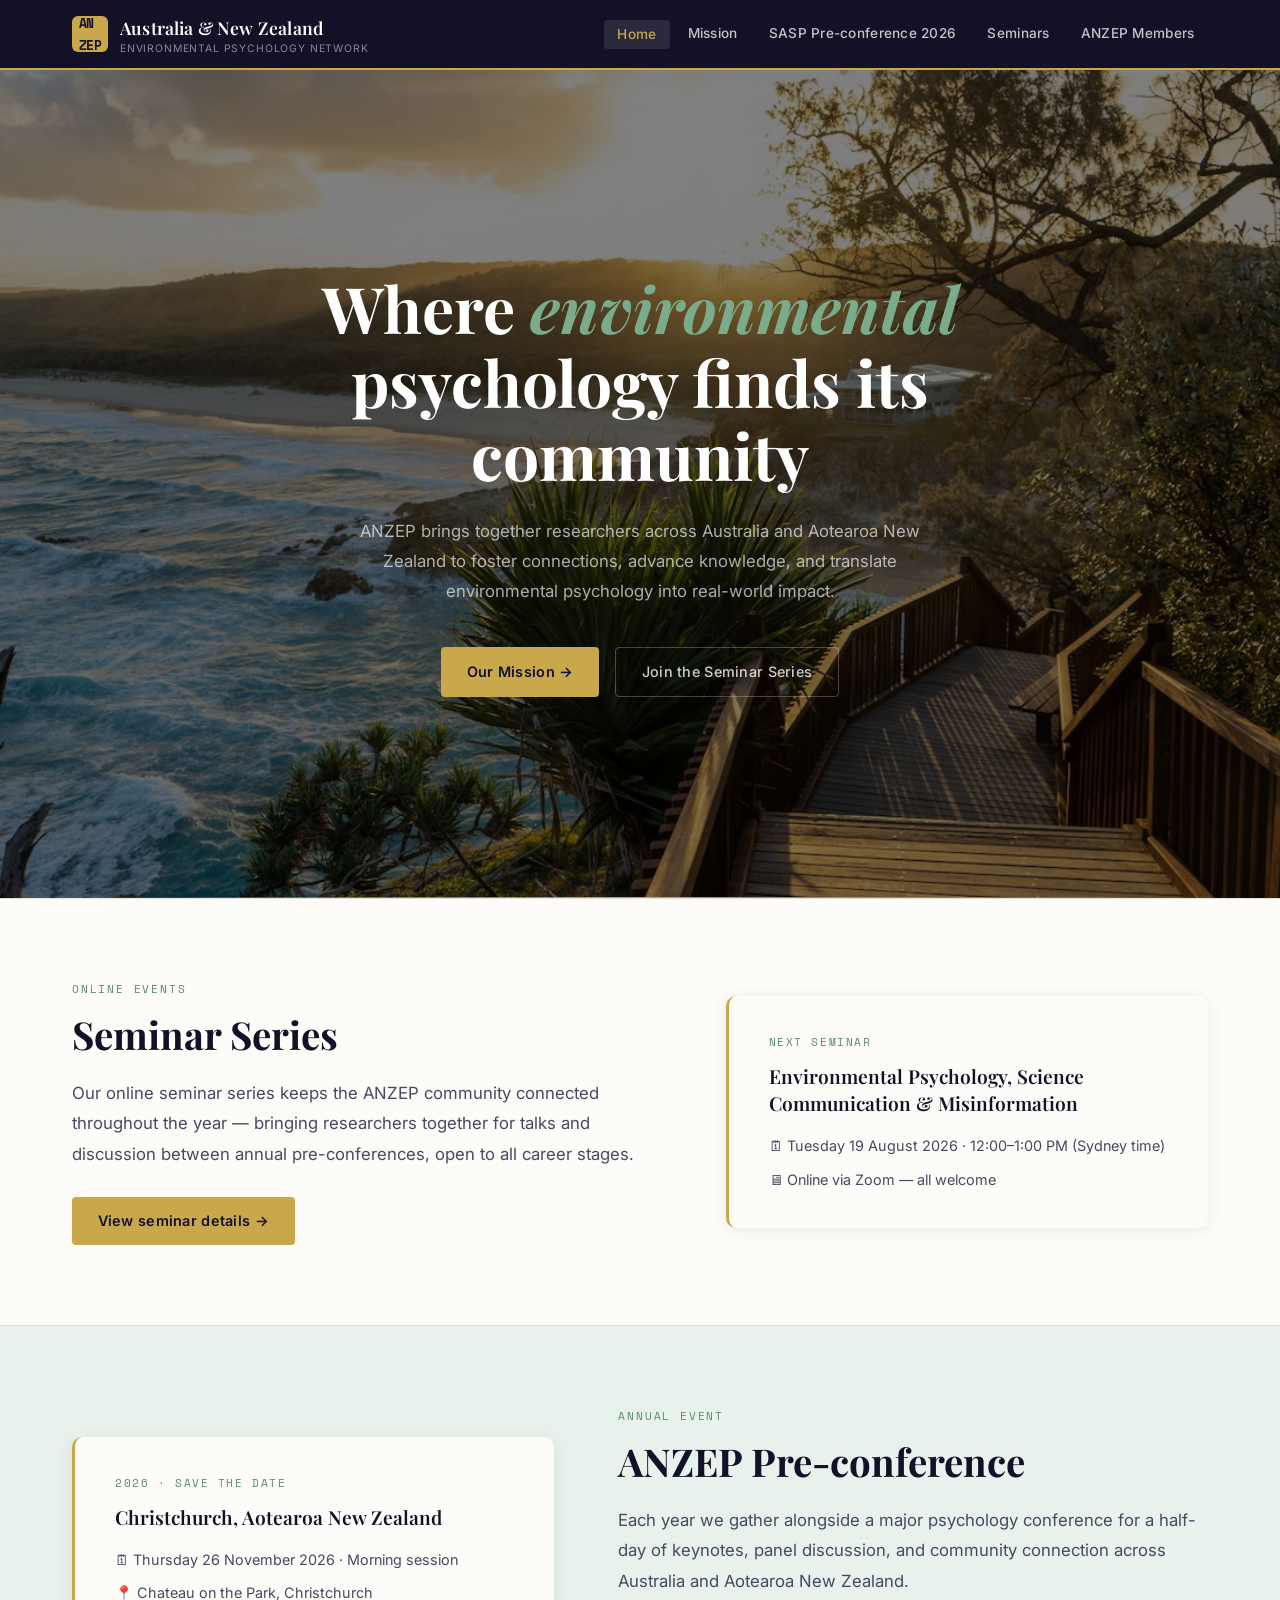
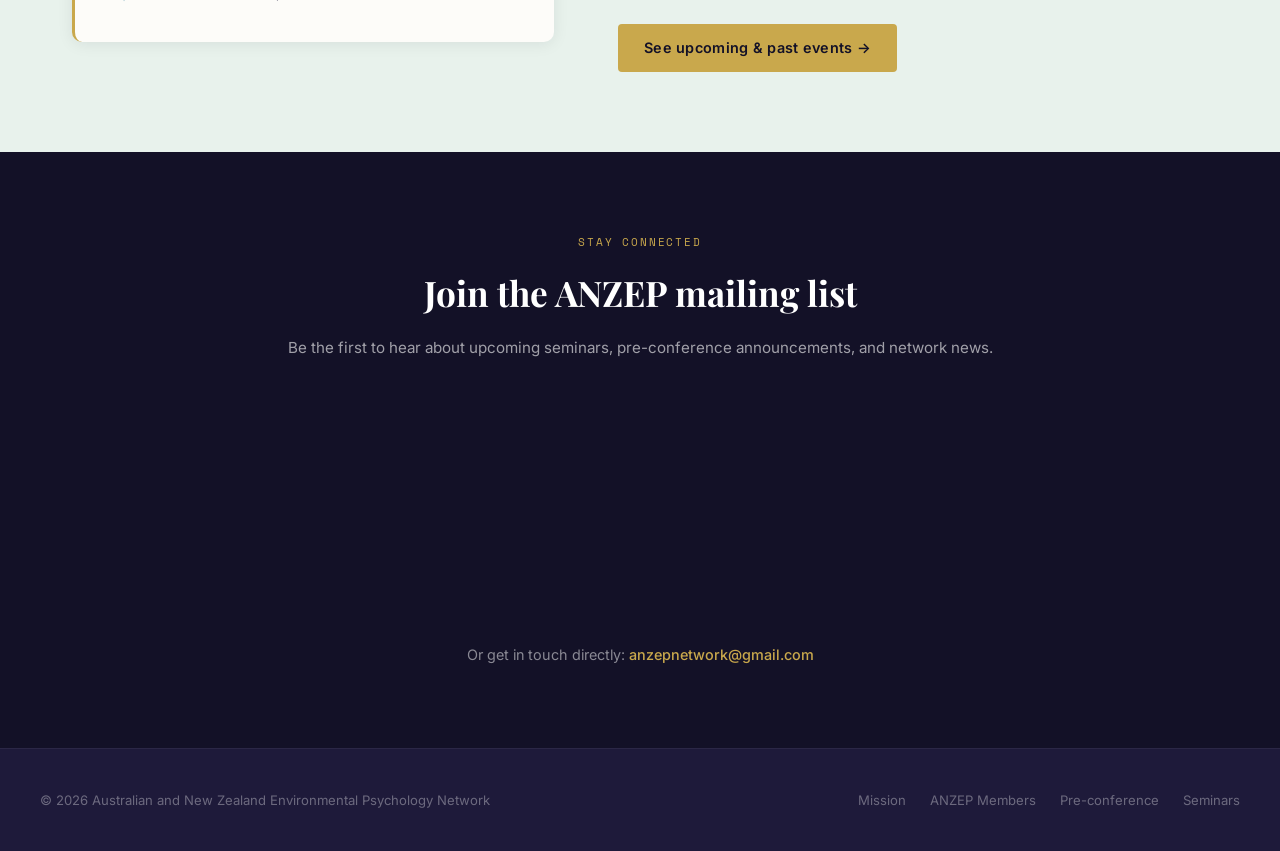
<file: index.html>
<!DOCTYPE html>
<html lang="en">
<head>
  <meta charset="UTF-8">
  <meta name="viewport" content="width=device-width, initial-scale=1.0">
  <title>ANZEP — Australian & New Zealand Environmental Psychology Network</title>
  <meta name="description" content="The Australian and New Zealand Environmental Psychology Network — connecting researchers, fostering collaboration, and generating real-world impact.">
  <link rel="stylesheet" href="style.css">
</head>
<body>

  <nav class="nav">
    <div class="nav-inner">
      <a href="index.html" class="nav-logo">
        <div class="nav-logo-mark">AN<br>ZEP</div>
        <div>
<span class="nav-logo-text">Australia &amp; New Zealand</span>
          <span class="nav-logo-sub">Environmental Psychology Network</span>
        </div>
      </a>
      <ul class="nav-links">
      <li><a href="index.html">Home</a></li>
<a href="mission.html">Mission</a>
<a href="preconference.html">SASP Pre-conference 2026</a>
<a href="seminars.html">Seminars</a>
<a href="team.html">ANZEP Members</a>
      </ul>
      <button class="nav-hamburger" aria-label="Open menu">
        <span></span><span></span><span></span>
      </button>
    </div>
  </nav>

  <section class="home-hero">
<div class="hero-photo"></div>
<div class="hero-overlay"></div>
    <div class="home-hero-inner">
      <div class="hero-content">
        <h1 class="hero-title">
          Where <em>environmental</em> psychology finds its community
        </h1>
        <p class="hero-body">
          ANZEP brings together researchers across Australia and Aotearoa New Zealand to foster connections, advance knowledge, and translate environmental psychology into real-world impact.
        </p>
        <div class="hero-actions">
          <a href="mission.html" class="btn-primary">Our Mission →</a>
          <a href="seminars.html" class="btn-outline">Join the Seminar Series</a>
        </div>
      </div>
    </div>
  </section>

  <section class="home-highlight">
    <div class="home-highlight-inner">
      <div class="highlight-text">
        <div class="section-label">Online events</div>
        <h2 class="section-title">Seminar Series</h2>
        <p class="section-lead">Our online seminar series keeps the ANZEP community connected throughout the year — bringing researchers together for talks and discussion between annual pre-conferences, open to all career stages.</p>
        <a href="seminars.html" class="btn-primary highlight-cta">View seminar details →</a>
      </div>
      <div class="highlight-card">
        <div class="highlight-card-label">Next Seminar</div>
        <div class="highlight-card-title">Environmental Psychology, Science Communication &amp; Misinformation</div>
        <div class="highlight-card-detail">🗓 Tuesday 19 August 2026 · 12:00–1:00 PM (Sydney time)</div>
        <div class="highlight-card-detail">🖥 Online via Zoom — all welcome</div>
      </div>
    </div>
  </section>

  <section class="home-highlight reverse alt">
    <div class="home-highlight-inner">
      <div class="highlight-text">
        <div class="section-label">Annual event</div>
        <h2 class="section-title">ANZEP Pre-conference</h2>
        <p class="section-lead">Each year we gather alongside a major psychology conference for a half-day of keynotes, panel discussion, and community connection across Australia and Aotearoa New Zealand.</p>
        <a href="preconference.html" class="btn-primary highlight-cta">See upcoming &amp; past events →</a>
      </div>
      <div class="highlight-card">
        <div class="highlight-card-label">2026 · Save the Date</div>
        <div class="highlight-card-title">Christchurch, Aotearoa New Zealand</div>
        <div class="highlight-card-detail">🗓 Thursday 26 November 2026 · Morning session</div>
        <div class="highlight-card-detail">📍 Chateau on the Park, Christchurch</div>
      </div>
    </div>
  </section>

  <section class="contact-strip">
    <div class="contact-strip-inner">
      <div class="section-label" style="color: var(--accent);">Stay connected</div>
      <h2>Join the ANZEP mailing list</h2>
      <p>Be the first to hear about upcoming seminars, pre-conference announcements, and network news.</p>
      <iframe width="100%" height="250" src="https://ed523857.sibforms.com/v2/serve/[base64]" frameborder="0" scrolling="no" style="display: block; margin: 0 auto; max-width: 500px;"></iframe>
      <div class="contact-email">
        Or get in touch directly: <a href="mailto:anzepnetwork@gmail.com">anzepnetwork@gmail.com</a>
      </div>
    </div>
  </section>

  <footer>
    <div class="footer-inner">
      <div class="footer-left">© 2026 Australian and New Zealand Environmental Psychology Network</div>
      <div class="footer-right">
        <a href="mission.html">Mission</a>
<a href="team.html">ANZEP Members</a>
        <a href="preconference.html">Pre-conference</a>
        <a href="seminars.html">Seminars</a>
      </div>
    </div>
  </footer>

  <script src="main.js"></script>
</body>
</html>
</file>
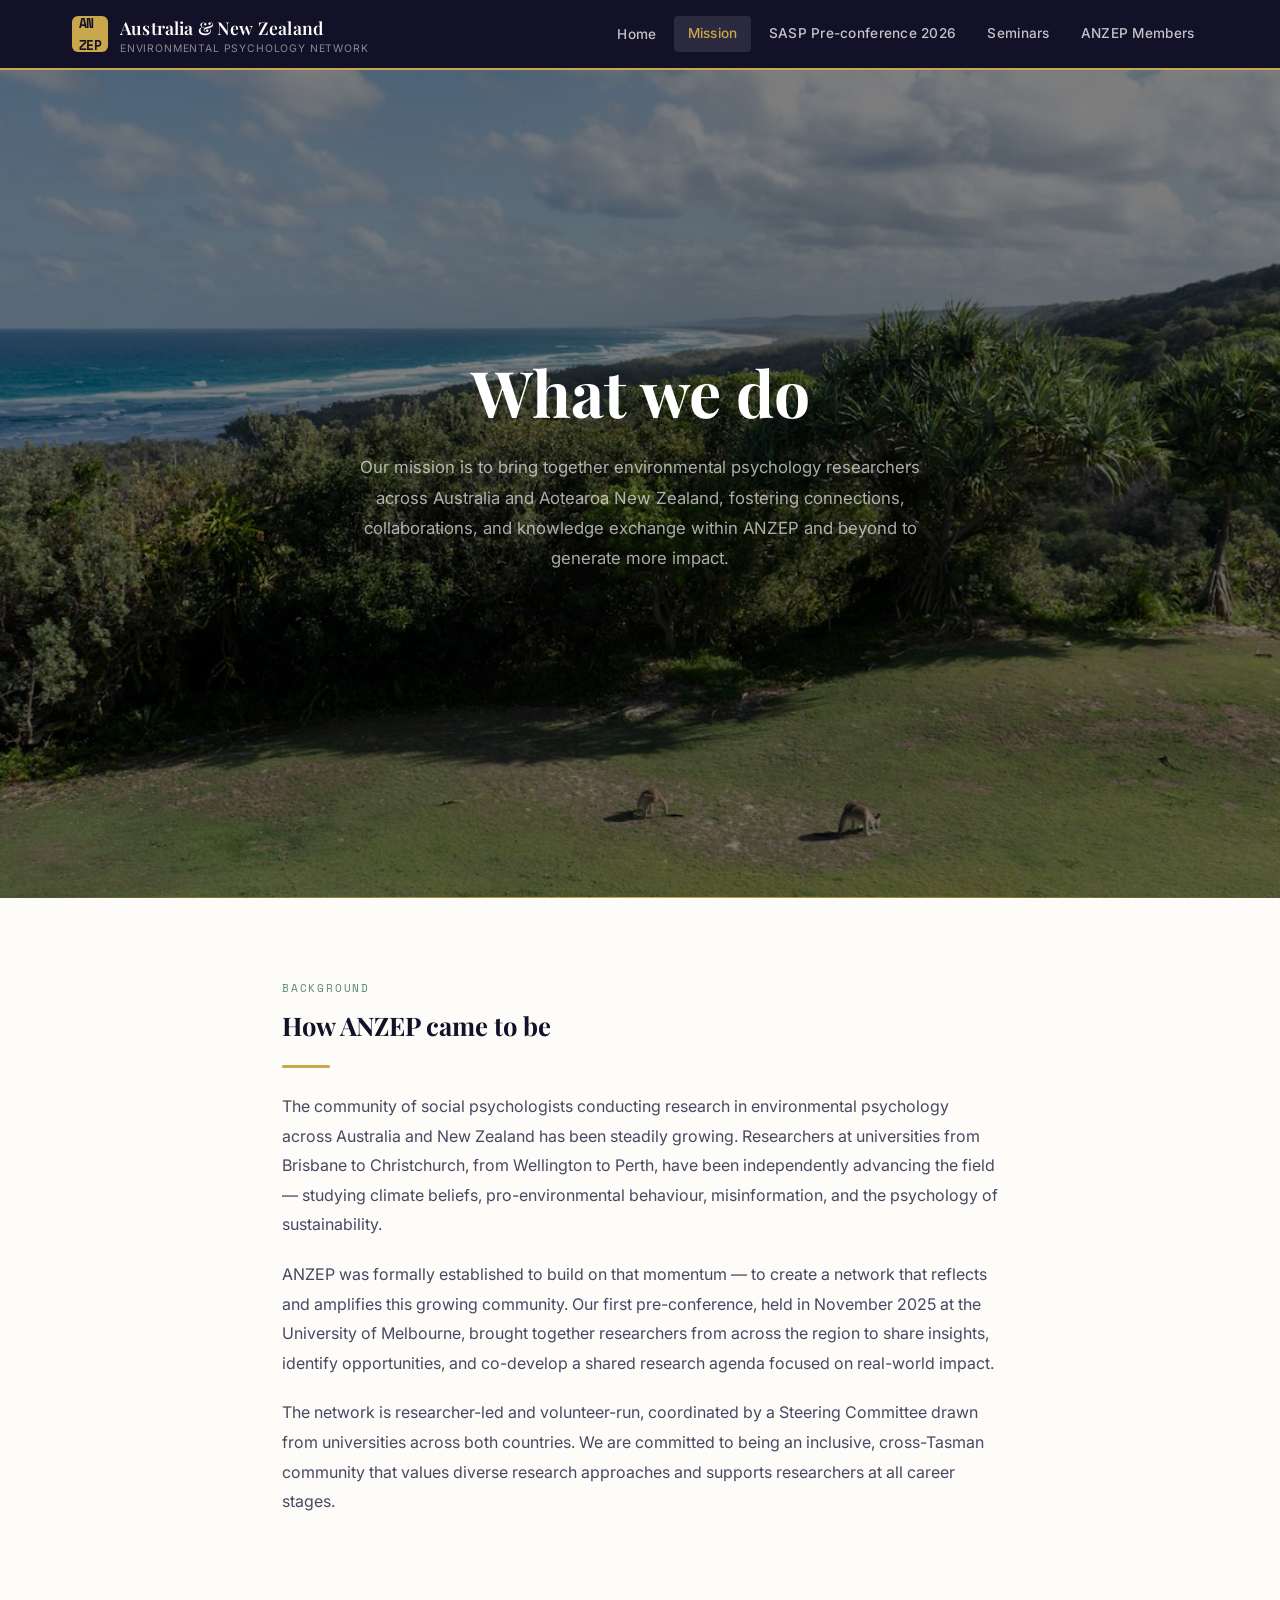
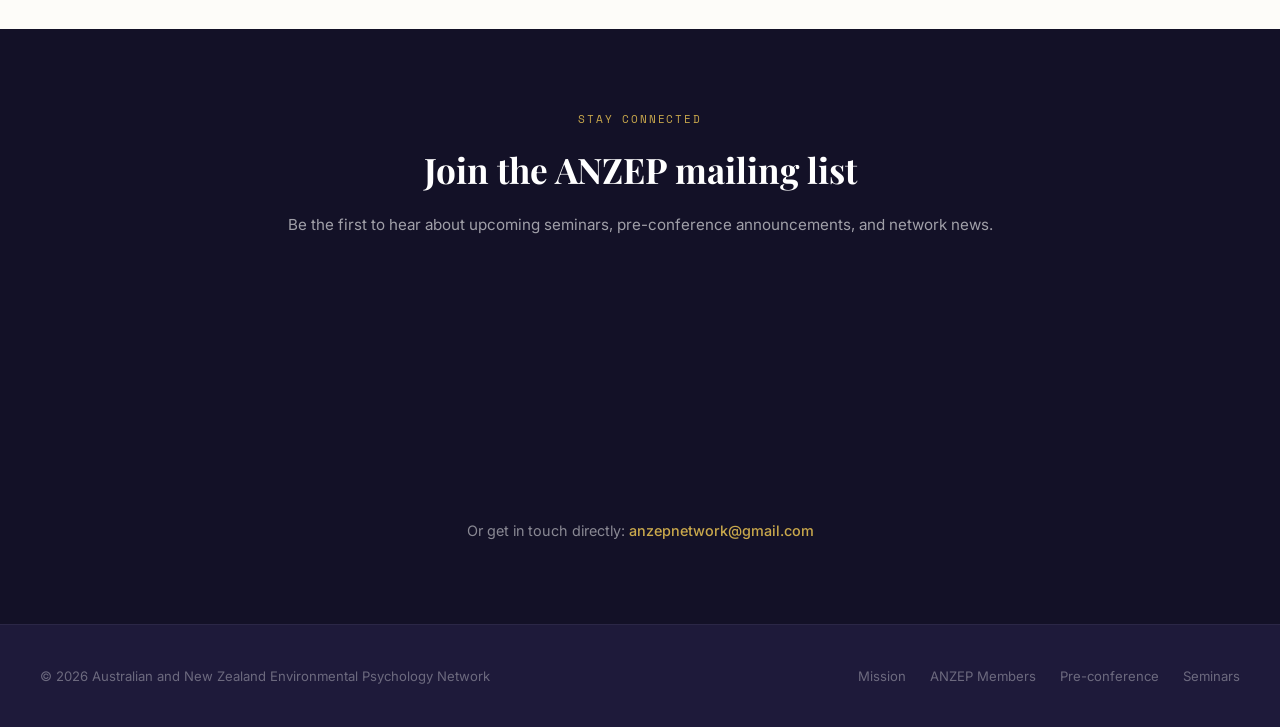
<file: mission.html>
<!DOCTYPE html>
<html lang="en">
<head>
  <meta charset="UTF-8">
  <meta name="viewport" content="width=device-width, initial-scale=1.0">
  <title>Our Mission — ANZEP</title>
  <link rel="stylesheet" href="style.css">
</head>
<body>

  <nav class="nav">
    <div class="nav-inner">
      <a href="index.html" class="nav-logo">
        <div class="nav-logo-mark">AN<br>ZEP</div>
        <div>
<span class="nav-logo-text">Australia &amp; New Zealand</span>
          <span class="nav-logo-sub">Environmental Psychology Network</span>
        </div>
      </a>
      <ul class="nav-links">
     <li><a href="index.html">Home</a></li>
<a href="mission.html">Mission</a>
<a href="preconference.html">SASP Pre-conference 2026</a>
<a href="seminars.html">Seminars</a>
<a href="team.html">ANZEP Members</a>
      </ul>
      <button class="nav-hamburger" aria-label="Open menu">
        <span></span><span></span><span></span>
      </button>
    </div>
  </nav>

<section class="home-hero">
<div class="mission-hero-photo-full"></div>
<div class="hero-overlay"></div>
    <div class="home-hero-inner">
      <div class="hero-content">
        <h1 class="hero-title">What we do</h1>
        <p class="hero-body">Our mission is to bring together environmental psychology researchers across Australia and Aotearoa New Zealand, fostering connections, collaborations, and knowledge exchange within ANZEP and beyond to generate more impact.</p>
      </div>
    </div>
  </section>

  <div class="section-sm">
    <div>
      
      <div class="section-label">Background</div>
      <h3 class="section-title" style="font-size: 1.6rem;">How ANZEP came to be</h3>
      <div class="divider"></div>
      <p style="font-size: 1rem; color: var(--text-mid); line-height: 1.85; margin-bottom: 1.25rem;">
        The community of social psychologists conducting research in environmental psychology across Australia and New Zealand has been steadily growing. Researchers at universities from Brisbane to Christchurch, from Wellington to Perth, have been independently advancing the field — studying climate beliefs, pro-environmental behaviour, misinformation, and the psychology of sustainability.
      </p>
      <p style="font-size: 1rem; color: var(--text-mid); line-height: 1.85; margin-bottom: 1.25rem;">
        ANZEP was formally established to build on that momentum — to create a network that reflects and amplifies this growing community. Our first pre-conference, held in November 2025 at the University of Melbourne, brought together researchers from across the region to share insights, identify opportunities, and co-develop a shared research agenda focused on real-world impact.
      </p>
      <p style="font-size: 1rem; color: var(--text-mid); line-height: 1.85;">
        The network is researcher-led and volunteer-run, coordinated by a Steering Committee drawn from universities across both countries. We are committed to being an inclusive, cross-Tasman community that values diverse research approaches and supports researchers at all career stages.
      </p>
    </div>
  </div>

  <section class="contact-strip" style="margin-top: 2rem;">
    <div class="contact-strip-inner">
      <div class="section-label" style="color: var(--accent);">Stay connected</div>
      <h2>Join the ANZEP mailing list</h2>
      <p>Be the first to hear about upcoming seminars, pre-conference announcements, and network news.</p>
<iframe width="100%" height="250" src="https://ed523857.sibforms.com/v2/serve/[base64]" frameborder="0" scrolling="no" style="display: block; margin: 0 auto; max-width: 500px;"></iframe>
      <div class="contact-email">
        Or get in touch directly: <a href="mailto:anzepnetwork@gmail.com">anzepnetwork@gmail.com</a>
      </div>
    </div>
  </section>

  <footer>
    <div class="footer-inner">
      <div class="footer-left">© 2026 Australian and New Zealand Environmental Psychology Network</div>
      <div class="footer-right">
        <a href="mission.html">Mission</a>
<a href="team.html">ANZEP Members</a>
        <a href="preconference.html">Pre-conference</a>
        <a href="seminars.html">Seminars</a>
      </div>
    </div>
  </footer>

  <script src="main.js"></script>
</body>
</html>
</file>
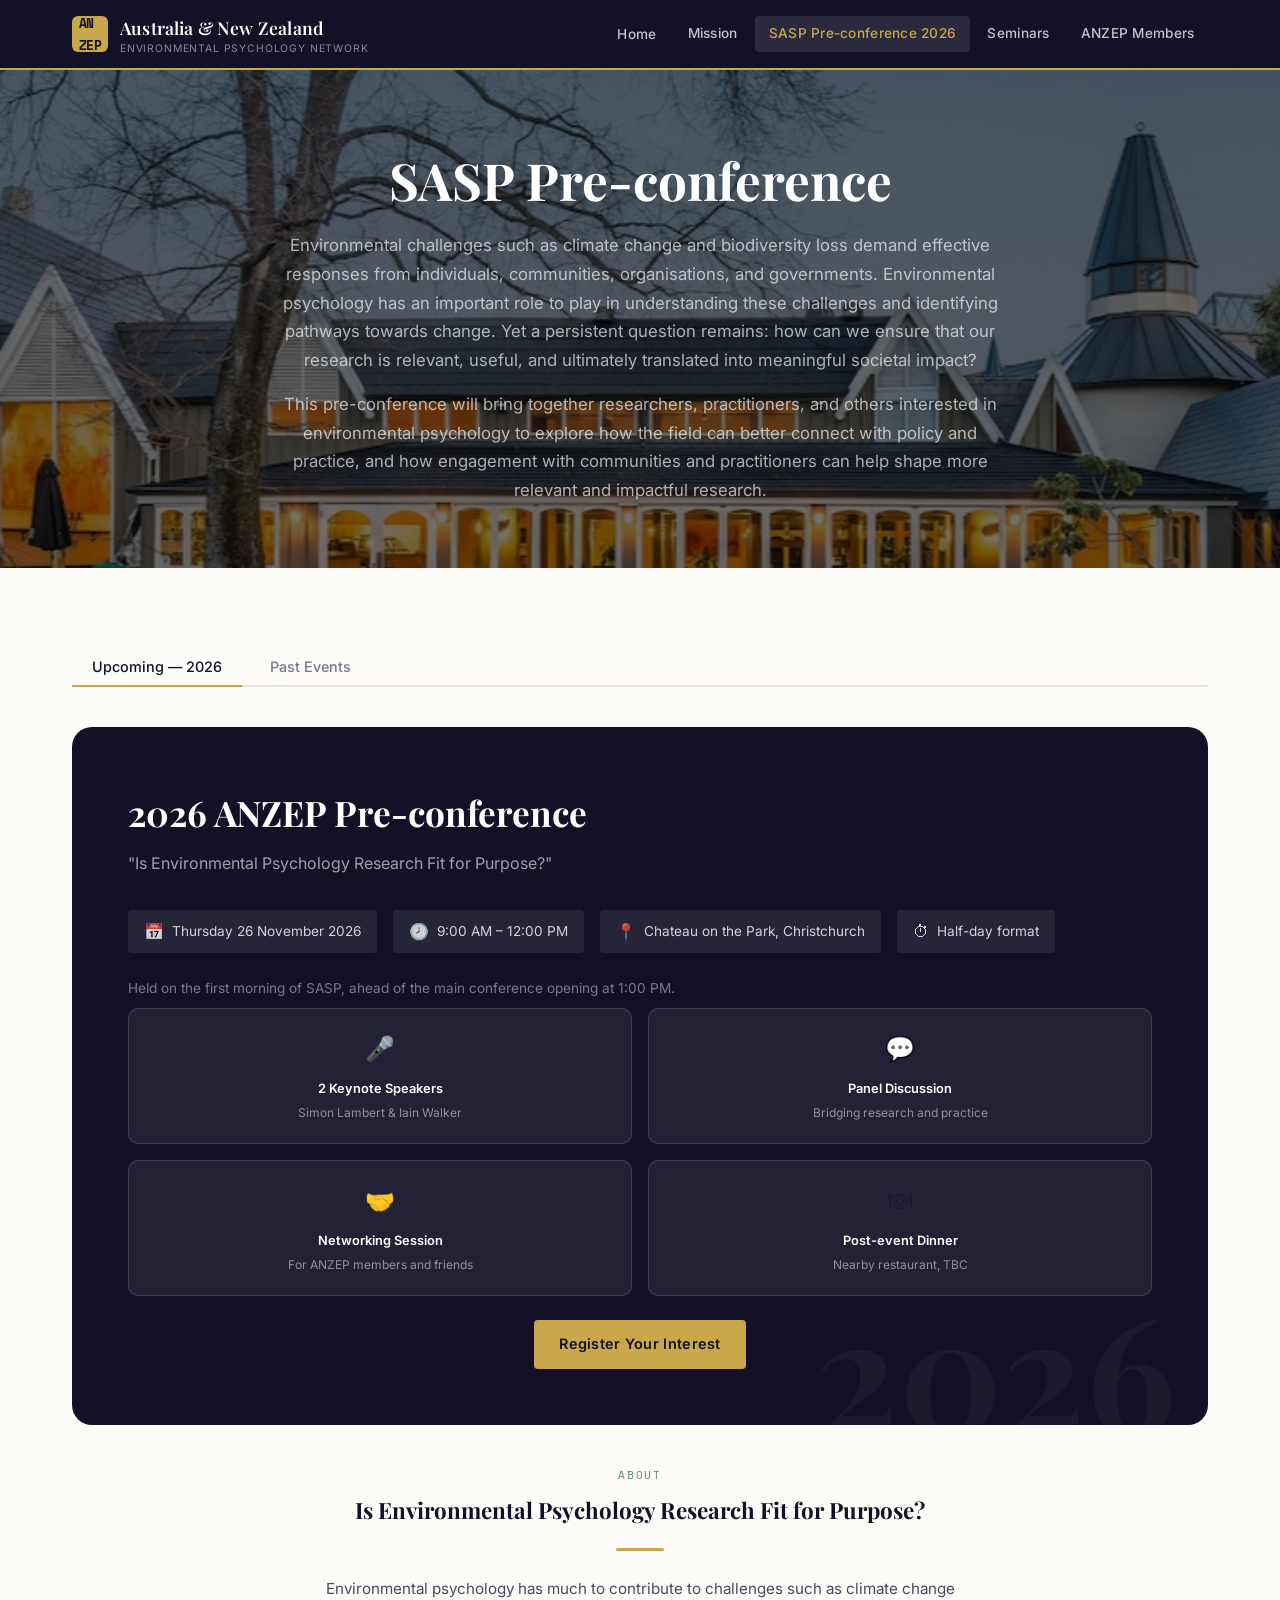
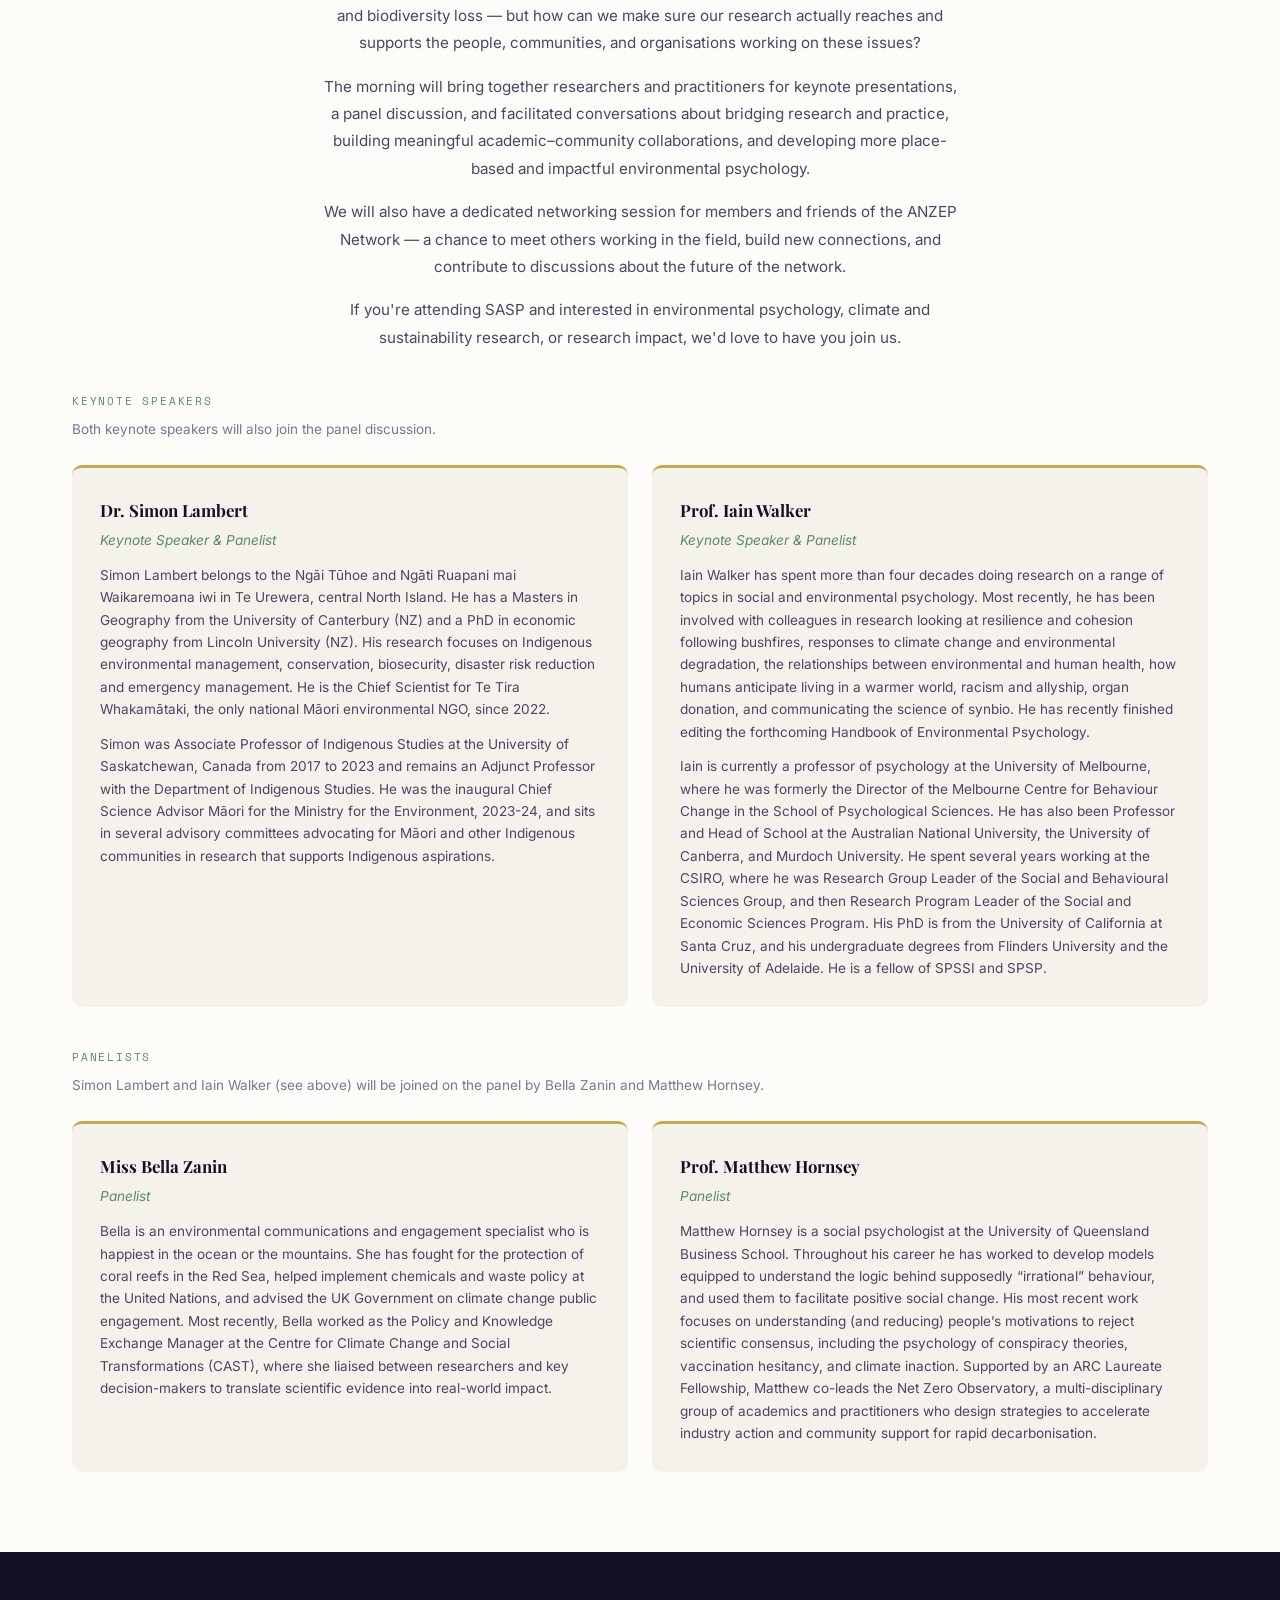
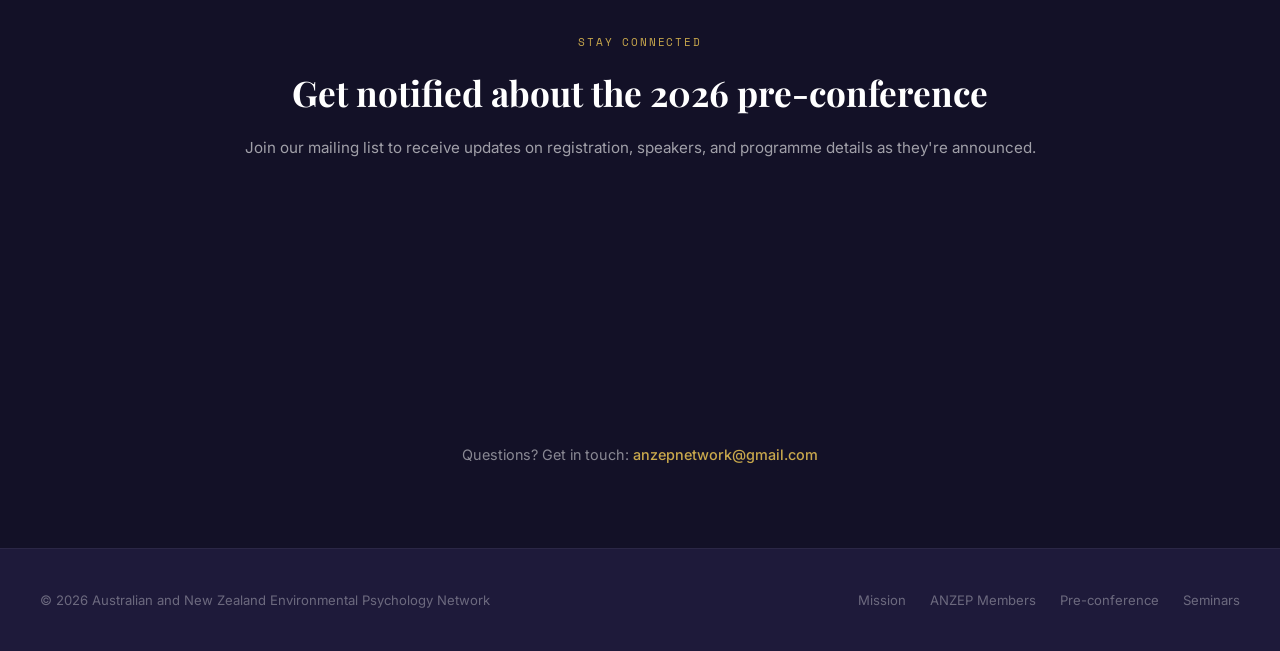
<file: preconference.html>
<!DOCTYPE html>
<html lang="en">
<head>
<meta charset="UTF-8">
<meta name="viewport" content="width=device-width, initial-scale=1.0">
<title>Pre-conference — ANZEP</title>
<link rel="stylesheet" href="style.css">
</head>
<body>
<nav class="nav">
<div class="nav-inner">
<a href="index.html" class="nav-logo">
<div class="nav-logo-mark">AN<br>ZEP</div>
<div>
<span class="nav-logo-text">Australia &amp; New Zealand</span>
<span class="nav-logo-sub">Environmental Psychology Network</span>
</div>
</a>
<ul class="nav-links">
<li><a href="index.html">Home</a></li>
<a href="mission.html">Mission</a>
<a href="preconference.html">SASP Pre-conference 2026</a>
<a href="seminars.html">Seminars</a>
<a href="team.html">ANZEP Members</a>
</ul>
<button class="nav-hamburger" aria-label="Open menu">
<span></span><span></span><span></span>
</button>
</div>
</nav>

<section class="page-hero page-hero-photo-preconf">
<div class="preconf-hero-photo"></div>
<h1>SASP Pre-conference</h1>
<p style="max-width: 720px;">Environmental challenges such as climate change and biodiversity loss demand effective responses from individuals, communities, organisations, and governments. Environmental psychology has an important role to play in understanding these challenges and identifying pathways towards change. Yet a persistent question remains: how can we ensure that our research is relevant, useful, and ultimately translated into meaningful societal impact?</p>
<p style="max-width: 720px; margin-top: 1rem;">This pre-conference will bring together researchers, practitioners, and others interested in environmental psychology to explore how the field can better connect with policy and practice, and how engagement with communities and practitioners can help shape more relevant and impactful research.</p>
</section>

<div class="section">
<div class="tabs-container">
<div class="tabs">
<button class="tab-btn active" data-tab="upcoming">Upcoming — 2026</button>
<button class="tab-btn" data-tab="past">Past Events</button>
</div>

<div class="tab-panel active" data-panel="upcoming">
<div class="preconf-upcoming">
<h2>2026 ANZEP Pre-conference</h2>
<p class="subtitle">"Is Environmental Psychology Research Fit for Purpose?"</p>

<div class="preconf-meta">
<div class="meta-item"><span class="meta-icon">📅</span> Thursday 26 November 2026</div>
<div class="meta-item"><span class="meta-icon">🕗</span> 9:00 AM – 12:00 PM</div>
<div class="meta-item"><span class="meta-icon">📍</span> Chateau on the Park, Christchurch</div>
<div class="meta-item"><span class="meta-icon">⏱</span> Half-day format</div>
</div>

<p style="font-size: 0.85rem; color: var(--text-light); margin-top: -0.5rem;">Held on the first morning of SASP, ahead of the main conference opening at 1:00 PM.</p>

<div class="preconf-format">
<div class="format-item">
<div class="f-icon">🎤</div>
<div class="f-label">2 Keynote Speakers</div>
<div class="f-detail">Simon Lambert &amp; Iain Walker</div>
</div>
<div class="format-item">
<div class="f-icon">💬</div>
<div class="f-label">Panel Discussion</div>
<div class="f-detail">Bridging research and practice</div>
</div>
<div class="format-item">
<div class="f-icon">🤝</div>
<div class="f-label">Networking Session</div>
<div class="f-detail">For ANZEP members and friends</div>
</div>
<div class="format-item">
<div class="f-icon">🍽</div>
<div class="f-label">Post-event Dinner</div>
<div class="f-detail">Nearby restaurant, TBC</div>
</div>
</div>

<a href="https://uniofqueensland.syd1.qualtrics.com/jfe/form/SV_cwmZGbwAqUxN2iW" target="_blank" rel="noopener" class="btn-primary" style="display: block; width: fit-content; margin: 1.5rem auto 0; text-decoration: none;">Register Your Interest</a>
</div>

<div style="margin-top: 2.5rem; text-align: center;">
<div class="section-label">About</div>
<h3 class="section-title" style="font-size: 1.4rem;">Is Environmental Psychology Research Fit for Purpose?</h3>
<div class="divider" style="margin-left: auto; margin-right: auto;"></div>
<p style="font-size: 0.95rem; color: var(--text-mid); line-height: 1.8; max-width: 640px; margin-left: auto; margin-right: auto;">Environmental psychology has much to contribute to challenges such as climate change and biodiversity loss — but how can we make sure our research actually reaches and supports the people, communities, and organisations working on these issues?</p>
<p style="font-size: 0.95rem; color: var(--text-mid); line-height: 1.8; max-width: 640px; margin-top: 1rem; margin-left: auto; margin-right: auto;">The morning will bring together researchers and practitioners for keynote presentations, a panel discussion, and facilitated conversations about bridging research and practice, building meaningful academic–community collaborations, and developing more place-based and impactful environmental psychology.</p>
<p style="font-size: 0.95rem; color: var(--text-mid); line-height: 1.8; max-width: 640px; margin-top: 1rem; margin-left: auto; margin-right: auto;">We will also have a dedicated networking session for members and friends of the ANZEP Network — a chance to meet others working in the field, build new connections, and contribute to discussions about the future of the network.</p>
<p style="font-size: 0.95rem; color: var(--text-mid); line-height: 1.8; max-width: 640px; margin-top: 1rem; margin-left: auto; margin-right: auto;">If you're attending SASP and interested in environmental psychology, climate and sustainability research, or research impact, we'd love to have you join us.</p>
</div>

<div style="margin-top: 2.5rem;">
<div class="section-label" style="margin-bottom: 0.5rem;">Keynote Speakers</div>
<p style="font-size: 0.85rem; color: var(--text-light); margin-top: 0.25rem;">Both keynote speakers will also join the panel discussion.</p>
<div class="keynote-grid">
<div class="keynote-card">
<h4>Dr. Simon Lambert</h4>
<div class="k-title">Keynote Speaker &amp; Panelist</div>
<p>Simon Lambert belongs to the Ngāi Tūhoe and Ngāti Ruapani mai Waikaremoana iwi in Te Urewera, central North Island. He has a Masters in Geography from the University of Canterbury (NZ) and a PhD in economic geography from Lincoln University (NZ). His research focuses on Indigenous environmental management, conservation, biosecurity, disaster risk reduction and emergency management. He is the Chief Scientist for Te Tira Whakamātaki, the only national Māori environmental NGO, since 2022.</p>
<p style="margin-top: 0.75rem;">Simon was Associate Professor of Indigenous Studies at the University of Saskatchewan, Canada from 2017 to 2023 and remains an Adjunct Professor with the Department of Indigenous Studies. He was the inaugural Chief Science Advisor Māori for the Ministry for the Environment, 2023-24, and sits in several advisory committees advocating for Māori and other Indigenous communities in research that supports Indigenous aspirations.</p>
</div>
<div class="keynote-card">
<h4>Prof. Iain Walker</h4>
<div class="k-title">Keynote Speaker &amp; Panelist</div>
<p>Iain Walker has spent more than four decades doing research on a range of topics in social and environmental psychology. Most recently, he has been involved with colleagues in research looking at resilience and cohesion following bushfires, responses to climate change and environmental degradation, the relationships between environmental and human health, how humans anticipate living in a warmer world, racism and allyship, organ donation, and communicating the science of synbio. He has recently finished editing the forthcoming Handbook of Environmental Psychology.</p>
<p style="margin-top: 0.75rem;">Iain is currently a professor of psychology at the University of Melbourne, where he was formerly the Director of the Melbourne Centre for Behaviour Change in the School of Psychological Sciences. He has also been Professor and Head of School at the Australian National University, the University of Canberra, and Murdoch University. He spent several years working at the CSIRO, where he was Research Group Leader of the Social and Behavioural Sciences Group, and then Research Program Leader of the Social and Economic Sciences Program. His PhD is from the University of California at Santa Cruz, and his undergraduate degrees from Flinders University and the University of Adelaide. He is a fellow of SPSSI and SPSP.</p>
</div>
</div>
</div>

<div style="margin-top: 2.5rem;">
<div class="section-label" style="margin-bottom: 0.5rem;">Panelists</div>
<p style="font-size: 0.85rem; color: var(--text-light); margin-top: 0.25rem;">Simon Lambert and Iain Walker (see above) will be joined on the panel by Bella Zanin and Matthew Hornsey.</p>
<div class="keynote-grid">
<div class="keynote-card">
<h4>Miss Bella Zanin</h4>
<div class="k-title">Panelist</div>
<p>Bella is an environmental communications and engagement specialist who is happiest in the ocean or the mountains. She has fought for the protection of coral reefs in the Red Sea, helped implement chemicals and waste policy at the United Nations, and advised the UK Government on climate change public engagement. Most recently, Bella worked as the Policy and Knowledge Exchange Manager at the Centre for Climate Change and Social Transformations (CAST), where she liaised between researchers and key decision-makers to translate scientific evidence into real-world impact.</p>
</div>
<div class="keynote-card">
<h4>Prof. Matthew Hornsey</h4>
<div class="k-title">Panelist</div>
<p>Matthew Hornsey is a social psychologist at the University of Queensland Business School. Throughout his career he has worked to develop models equipped to understand the logic behind supposedly “irrational” behaviour, and used them to facilitate positive social change. His most recent work focuses on understanding (and reducing) people’s motivations to reject scientific consensus, including the psychology of conspiracy theories, vaccination hesitancy, and climate inaction. Supported by an ARC Laureate Fellowship, Matthew co-leads the Net Zero Observatory, a multi-disciplinary group of academics and practitioners who design strategies to accelerate industry action and community support for rapid decarbonisation.</p>
</div>
</div>
</div>


</div>

<div class="tab-panel" data-panel="past">
<div class="past-conf-card">
<div class="past-conf-header">
<div>
<div style="margin-bottom: 0.4rem;"><span class="badge" style="background: var(--navy); color: #fff;">2025</span></div>
<h3>Research Impact for Environmental Psychology</h3>
<div class="conf-date">Wednesday 19 November 2025 · 1:00PM – 5:00PM</div>
</div>
<div style="text-align: right;">
<div style="font-size: 0.85rem; color: var(--text-mid);">📍 University of Melbourne</div>
<div style="font-size: 0.82rem; color: var(--text-light);">Redmond Barry Building (115), Latham Theatre</div>
</div>
</div>

<div class="past-conf-body">
<p>The inaugural ANZEP pre-conference, held alongside SASP and ACPID at the University of Melbourne, brought together environmental psychology researchers from across Australia and New Zealand. The event aimed to build on the growing momentum of the field by establishing a formal network, sharing insights, identifying opportunities and challenges, and co-developing a shared research agenda focused on real-world impact and research translation.</p>

<div class="section-label" style="margin-bottom: 0.5rem;">Programme</div>
<table class="schedule-table">
<thead><tr><th>Time</th><th>Session</th></tr></thead>
<tbody>
<tr><td class="schedule-time">1:00 pm</td><td><div class="schedule-event">Welcome Speech and Introductions</div></td></tr>
<tr><td class="schedule-time">1:10 pm</td><td><div class="schedule-event">Keynote and Facilitated Discussion</div><div class="schedule-detail">Pathways to Impact: Building Skills for the Future of Environmental Psychology</div><div class="schedule-speaker">Dr Wade Kelly, Deakin University</div></td></tr>
<tr><td class="schedule-time">2:15 pm</td><td><div class="schedule-event">Lightning Talk Session One</div><div class="schedule-speaker">Madeline Judge · Boryana Todorova · Sarah McInnes · Ho Huynh</div></td></tr>
<tr><td class="schedule-time">2:45 pm</td><td><div class="schedule-event">Coffee Break</div></td></tr>
<tr><td class="schedule-time">3:15 pm</td><td><div class="schedule-event">Lightning Talk Session Two</div><div class="schedule-speaker">David Cheney · Matthew J. Hornsey · Sam Pearson</div></td></tr>
<tr><td class="schedule-time">3:40 pm</td><td><div class="schedule-event">Keynote Presentation</div><div class="schedule-detail">Generative Debunking and the Holy Grail of Fact-checking</div><div class="schedule-speaker">Dr John Cook, University of Melbourne</div></td></tr>
<tr><td class="schedule-time">4:10 pm</td><td><div class="schedule-event">Final Group Discussion</div><div class="schedule-detail">Shared research agenda, collaboration, formalising ANZEP</div></td></tr>
<tr><td class="schedule-time">5:00 pm</td><td><div class="schedule-event">Formal Pre-conference Proceedings Conclude</div></td></tr>
<tr><td class="schedule-time">5:30 pm</td><td><div class="schedule-event">Dinner — The Greenmans Arms</div><div class="schedule-detail">418 Lygon St, Carlton VIC 3053 (7-min walk from venue)</div></td></tr>
</tbody>
</table>

<div class="section-label" style="margin-top: 2.5rem; margin-bottom: 0.5rem;">Keynote Speakers</div>
<div class="keynote-grid">
<div class="keynote-card">
<h4>Dr Wade Kelly</h4>
<div class="k-title">Pathways to Impact: Building Skills for the Future of Environmental Psychology</div>
<p>An interactive session exploring the skills and strategies researchers need to generate impact — engaging with communities, policy, and practice, and how the ANZEP network can support members to grow their capacity.</p>
<div class="k-bio">Senior Lecturer, Researcher Development Academy, Deakin University. Specialises in developing researchers' impact and engagement capability across the career span.</div>
</div>
<div class="keynote-card">
<h4>Dr John Cook</h4>
<div class="k-title">Generative Debunking and the Holy Grail of Fact-checking</div>
<p>An exploration of how machine learning research on fallacy and contrarian claim detection can be combined with generative AI to automatically produce psychologically-informed debunkings of climate misinformation.</p>
<div class="k-bio">Senior Research Fellow, Melbourne Centre for Behaviour Change, University of Melbourne. Researches critical thinking, psychology, gamification, and AI to counter misinformation.</div>
</div>
</div>

<div class="section-label" style="margin-top: 2.5rem; margin-bottom: 0.5rem;">Lightning Talks</div>
<div class="lightning-section">
<div class="lightning-header">Session One — 2:15 pm</div>
<div class="lightning-talk">
<h5>Who Co-produces Research with Non-academics? Exploring Profiles of Academic Scientists in Aotearoa New Zealand</h5>
<div class="lt-speaker">Madeline Judge, University of Otago</div>
<button class="lt-toggle">Read abstract ↓</button>
<div class="lt-abstract">Co-producing research with non-academics can enhance the real-world relevance and impact of scientific research. This study surveyed academic scientists in Aotearoa New Zealand (N = 316) to explore subgroups with different orientations towards co-producing research with industry, Māori iwi or hāpu, or other community groups. Latent profile analysis identified four main profiles: Traditional scientists, Industry-oriented scientists, Community-oriented scientists, and Anti-commercial scientists.</div>
</div>
<div class="lightning-talk">
<h5>Why Climate Action is Brain Health Action</h5>
<div class="lt-speaker">Boryana Todorova, University of Vienna</div>
<button class="lt-toggle">Read abstract ↓</button>
<div class="lt-abstract">Climate change is not only an environmental crisis but also a profound threat to brain health. This talk discusses emerging evidence that climate-related factors — including heatwaves, extreme weather events, and air pollution — can have a profound impact on neurological function, mental health, and socio-cognitive capacities. Climate policies can be conceptualised as health and economic policies, generating triple co-benefits and providing a compelling, less polarising rationale for climate action.</div>
</div>
<div class="lightning-talk">
<h5>Smart Nudges in Student Living: Cutting Heater Use by 74%</h5>
<div class="lt-speaker">Sarah McInnes, University of Queensland</div>
<button class="lt-toggle">Read abstract ↓</button>
<div class="lt-abstract">This study examined whether coupling IoT technologies with behavioural nudging can foster energy-saving behaviour in student accommodation. Deploying an IoT system across 51 student rooms, results showed a 74% reduction in electricity use among the experimental group, with no decline in reported satisfaction.</div>
</div>
<div class="lightning-talk">
<h5>Between Ego and Eco Systems: Exploring Intellectual Humility and Outcomes Related to Climate Change</h5>
<div class="lt-speaker">Ho Huynh, Australian National University</div>
<button class="lt-toggle">Read abstract ↓</button>
<div class="lt-abstract">In two preregistered studies, intellectual humility was shown to predict increased trust in science/scientists, decreased climate scepticism, and increased support for climate immigrants, even when controlling for key personal variables such as political orientation.</div>
</div>
</div>

<div class="lightning-section" style="margin-top: 1rem;">
<div class="lightning-header">Session Two — 3:15 pm</div>
<div class="lightning-talk">
<h5>AI-facilitated Conversations on Shifts of Belief About Climate Change</h5>
<div class="lt-speaker">David Cheney, University of Queensland</div>
<button class="lt-toggle">Read abstract ↓</button>
<div class="lt-abstract">This project introduces AI-facilitated conversations that capture personal "conversion narratives" — participants engage in structured dialogues with a chatbot designed to elicit reflective accounts of belief change, combining the depth of qualitative inquiry with the scalability of digital surveys.</div>
</div>
<div class="lightning-talk">
<h5>Mapping, Understanding and Reducing Misinformation About EVs</h5>
<div class="lt-speaker">Matthew J. Hornsey, University of Queensland</div>
<button class="lt-toggle">Read abstract ↓</button>
<div class="lt-abstract">Surveys across four countries (N = 6,341) revealed that more respondents agreed with misinformation statements about electric vehicles than disagreed. Conspiracy mentality emerged as the strongest predictor of such beliefs. Two interventions showed modest effectiveness in reducing EV misinformation with positive effects remaining at a 10-day follow-up.</div>
</div>
<div class="lightning-talk">
<h5>The Promise and Limitations of Using GenAI to Reduce Climate Scepticism</h5>
<div class="lt-speaker">Sam Pearson, University of Queensland</div>
<button class="lt-toggle">Read abstract ↓</button>
<div class="lt-abstract">Two experiments examined whether dialogues with Generative AI can effectively reduce climate scepticism. Effects were modest, variable across studies, and susceptible to decay — underscoring the need for cautious, evidence-based integration of LLMs into climate communication strategies.</div>
</div>
</div>

<div style="margin-top: 2.5rem; padding: 1.5rem; background: var(--sand); border-radius: var(--radius-md);">
<div class="section-label" style="margin-bottom: 0.5rem;">Organising Committee</div>
<p style="font-size: 0.88rem; color: var(--text-mid);">Matthew Mackay (Deakin University) · Christoph Klebl (University of Queensland) · Charlie Pittaway (Flinders University) · Madeline Judge (University of Otago) · Iain Walker (University of Melbourne)</p>
</div>
</div>
</div>
</div>
</div>
</div>

<section class="contact-strip">
<div class="contact-strip-inner">
<div class="section-label" style="color: var(--accent);">Stay connected</div>
<h2>Get notified about the 2026 pre-conference</h2>
<p>Join our mailing list to receive updates on registration, speakers, and programme details as they're announced.</p>
<iframe width="100%" height="250" src="https://ed523857.sibforms.com/v2/serve/[base64]" frameborder="0" scrolling="no" style="display: block; margin: 0 auto; max-width: 500px;"></iframe>
<div class="contact-email">
Questions? Get in touch: <a href="mailto:anzepnetwork@gmail.com">anzepnetwork@gmail.com</a>
</div>
</div>
</section>

<footer>
<div class="footer-inner">
<div class="footer-left">© 2026 Australian and New Zealand Environmental Psychology Network</div>
<div class="footer-right">
<a href="mission.html">Mission</a>
<a href="team.html">ANZEP Members</a>
<a href="preconference.html">Pre-conference</a>
<a href="seminars.html">Seminars</a>
</div>
</div>
</footer>

<script src="main.js"></script>
</body>
</html>
</file>
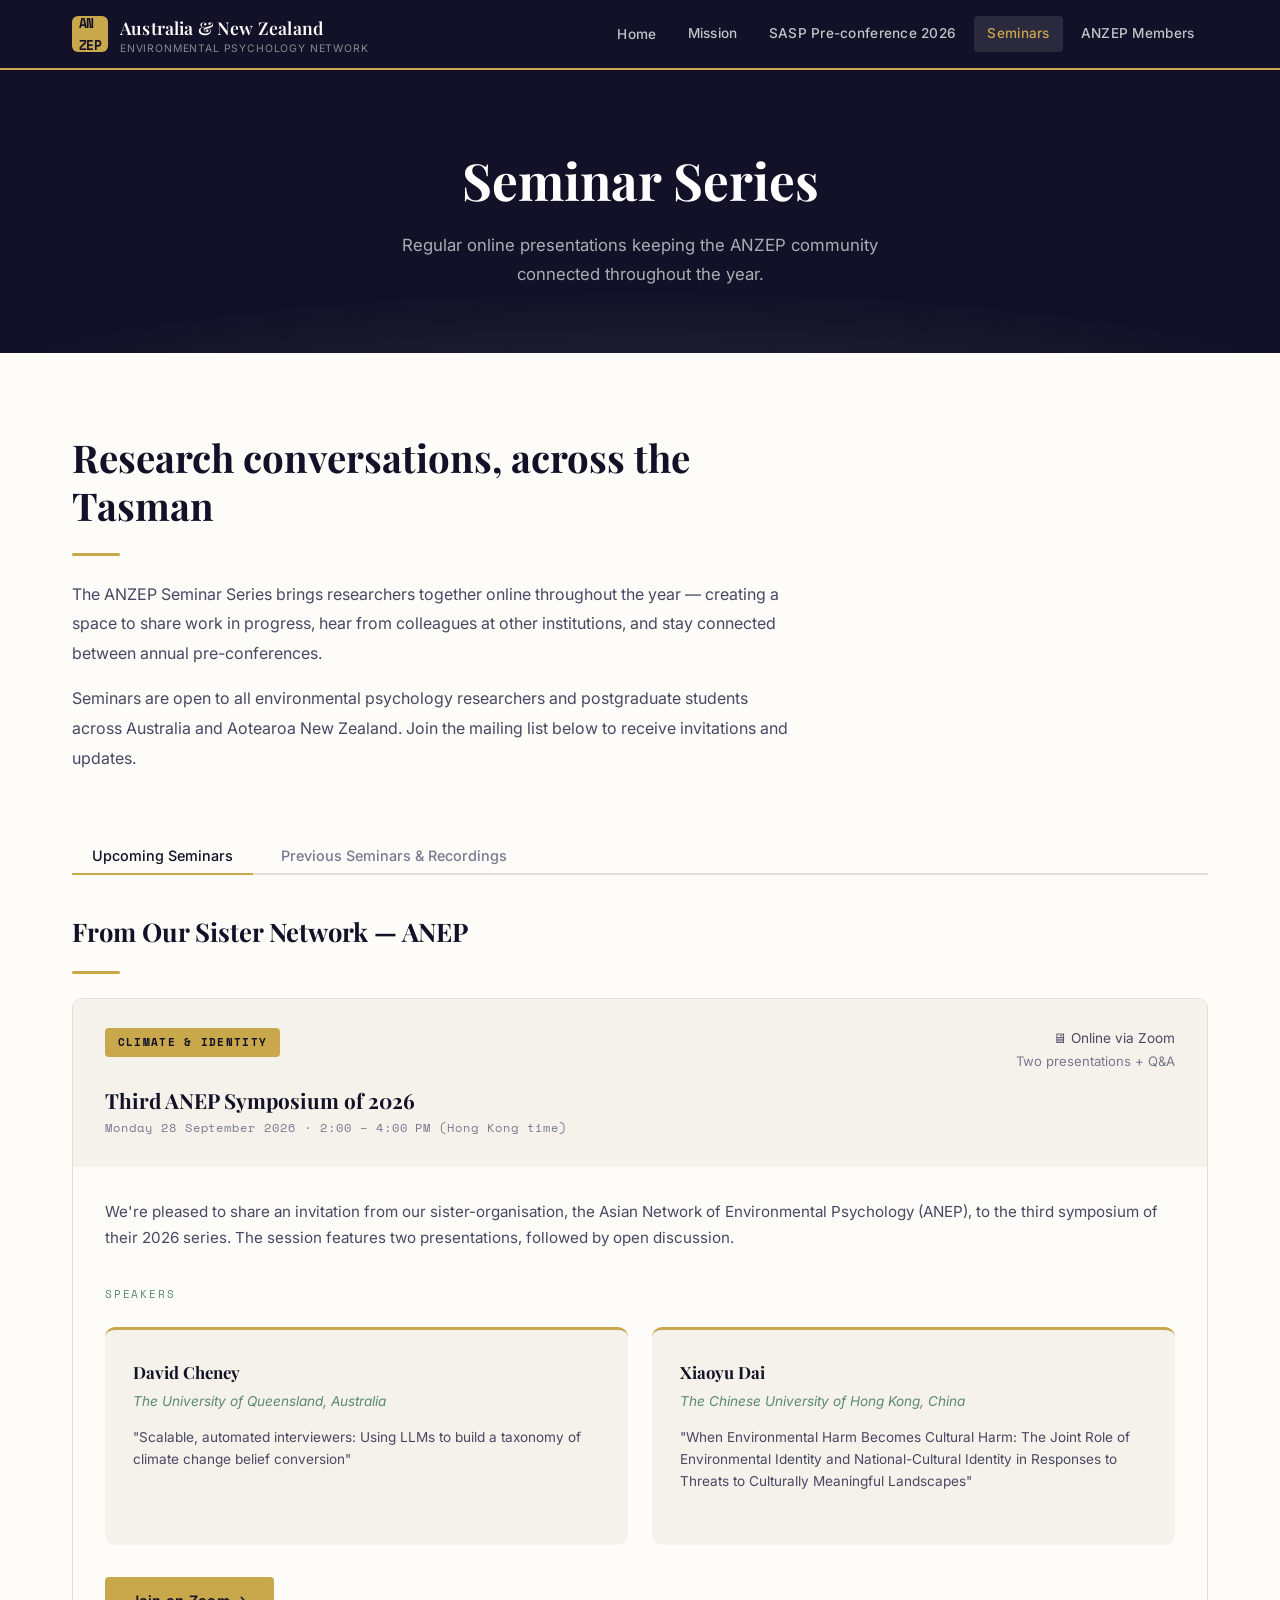
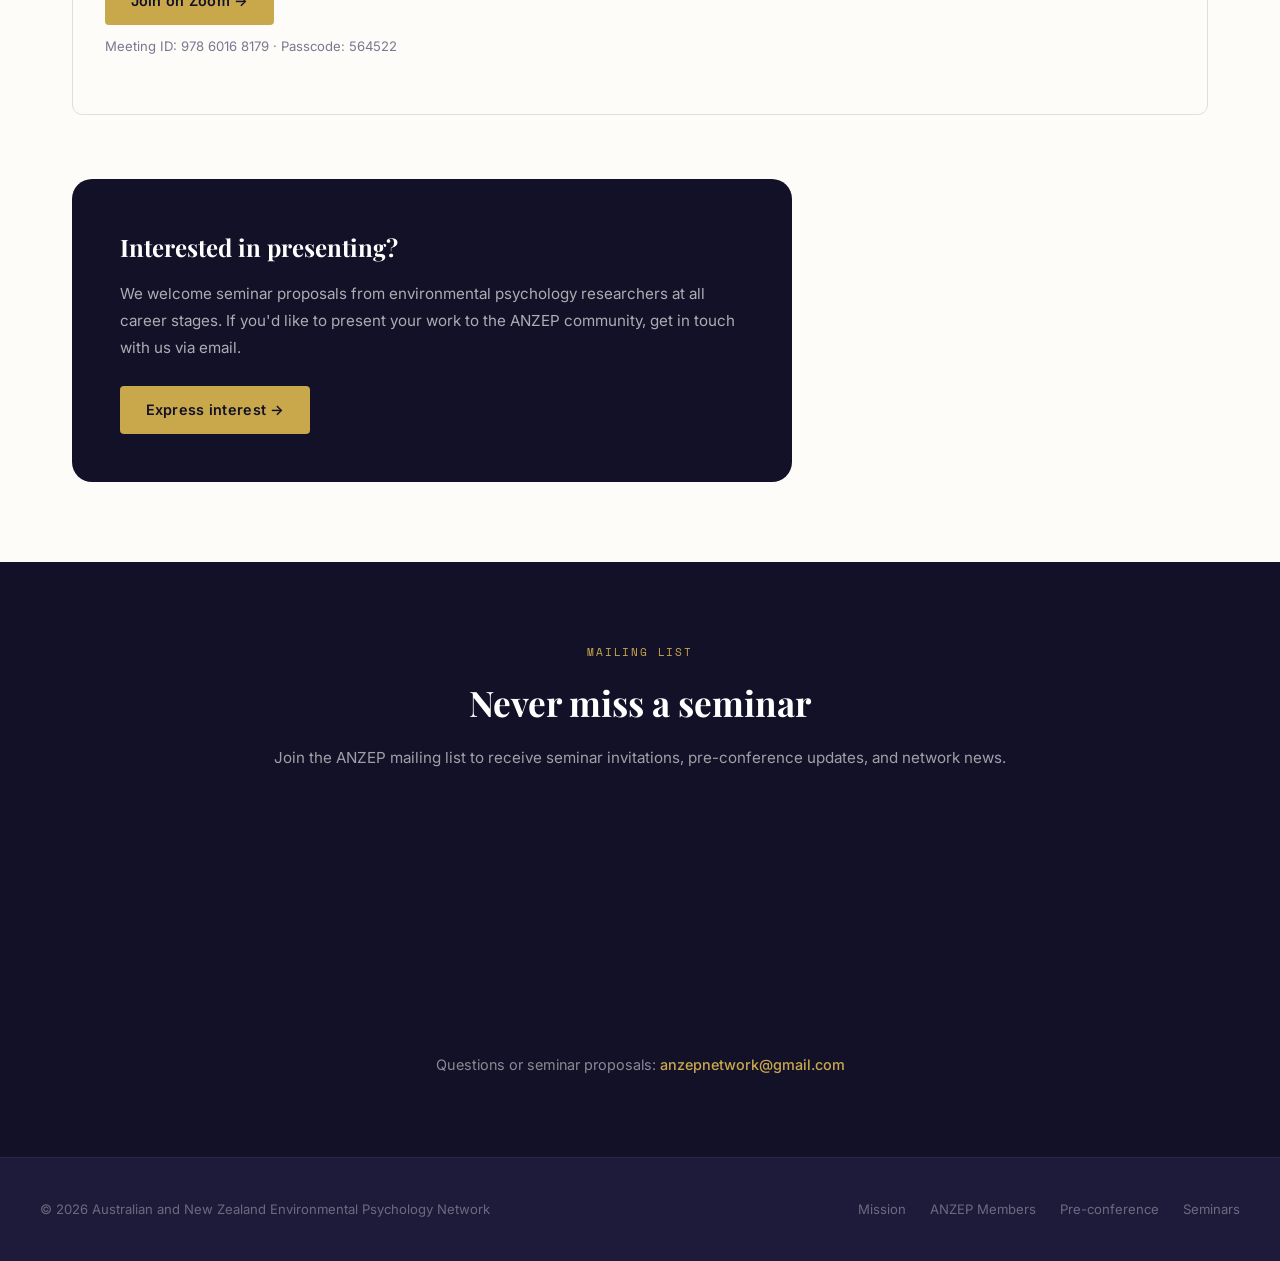
<file: seminars.html>
<!DOCTYPE html>
<html lang="en">
<head>
  <meta charset="UTF-8">
  <meta name="viewport" content="width=device-width, initial-scale=1.0">
  <title>Seminar Series — ANZEP</title>
  <link rel="stylesheet" href="style.css">
</head>
<body>

  <nav class="nav">
    <div class="nav-inner">
      <a href="index.html" class="nav-logo">
        <div class="nav-logo-mark">AN<br>ZEP</div>
        <div>
<span class="nav-logo-text">Australia &amp; New Zealand</span>
          <span class="nav-logo-sub">Environmental Psychology Network</span>
        </div>
      </a>
      <ul class="nav-links">
  <li><a href="index.html">Home</a></li>
<a href="mission.html">Mission</a>
<a href="preconference.html">SASP Pre-conference 2026</a>
<a href="seminars.html">Seminars</a>
<a href="team.html">ANZEP Members</a>
      </ul>
      <button class="nav-hamburger" aria-label="Open menu">
        <span></span><span></span><span></span>
      </button>
    </div>
  </nav>

  <section class="page-hero">
    <h1>Seminar Series</h1>
    <p>Regular online presentations keeping the ANZEP community connected throughout the year.</p>
  </section>

  <div class="section">
        <div style="max-width: 720px; margin-bottom: 4rem;">
      <h2 class="section-title">Research conversations, across the Tasman</h2>
      <div class="divider"></div>
      <p style="font-size: 1rem; color: var(--text-mid); line-height: 1.85; margin-bottom: 1rem;">The ANZEP Seminar Series brings researchers together online throughout the year — creating a space to share work in progress, hear from colleagues at other institutions, and stay connected between annual pre-conferences.</p>
      <p style="font-size: 1rem; color: var(--text-mid); line-height: 1.85;">Seminars are open to all environmental psychology researchers and postgraduate students across Australia and Aotearoa New Zealand. Join the mailing list below to receive invitations and updates.</p>
    </div>

    <div style="margin-top: 4rem;">
      <div class="tabs-container">
        <div class="tabs">
          <button class="tab-btn active" data-tab="upcoming">Upcoming Seminars</button>
          <button class="tab-btn" data-tab="past">Previous Seminars &amp; Recordings</button>
        </div>

        <div class="tab-panel active" data-panel="upcoming">
          <h3 class="section-title" style="font-size: 1.6rem;">From Our Sister Network — ANEP</h3>
          <div class="divider"></div>

          <div class="past-conf-card">
            <div class="past-conf-header">
              <div>
                <div style="margin-bottom: 0.4rem;"><span class="badge">Climate &amp; Identity</span></div>
                <h3>Third ANEP Symposium of 2026</h3>
                <div class="conf-date">Monday 28 September 2026 · 2:00 – 4:00 PM (Hong Kong time)</div>
              </div>
              <div style="text-align: right;">
                <div style="font-size: 0.85rem; color: var(--text-mid);">🖥 Online via Zoom</div>
                <div style="font-size: 0.82rem; color: var(--text-light);">Two presentations + Q&amp;A</div>
              </div>
            </div>

            <div class="past-conf-body">
              <p>We're pleased to share an invitation from our sister-organisation, the Asian Network of Environmental Psychology (ANEP), to the third symposium of their 2026 series. The session features two presentations, followed by open discussion.</p>

              <div class="section-label" style="margin-top: 2rem; margin-bottom: 0.5rem;">Speakers</div>
              <div class="keynote-grid">
                <div class="keynote-card">
                  <h4>David Cheney</h4>
                  <div class="k-title">The University of Queensland, Australia</div>
                  <p>"Scalable, automated interviewers: Using LLMs to build a taxonomy of climate change belief conversion"</p>
                </div>
                <div class="keynote-card">
                  <h4>Xiaoyu Dai</h4>
                  <div class="k-title">The Chinese University of Hong Kong, China</div>
                  <p>"When Environmental Harm Becomes Cultural Harm: The Joint Role of Environmental Identity and National-Cultural Identity in Responses to Threats to Culturally Meaningful Landscapes"</p>
                </div>
              </div>

              <div style="margin-top: 2rem;">
                <a href="https://hkust.zoom.us/j/97860168179?pwd=NUbU98loiu8xEfhlYPQGbOD92LcbGy.1" target="_blank" rel="noopener" class="btn-primary" style="text-decoration: none;">Join on Zoom →</a>
                <p style="font-size: 0.82rem; color: var(--text-light); margin-top: 0.6rem;">Meeting ID: 978 6016 8179 · Passcode: 564522</p>
              </div>
            </div>
          </div>
        </div>

        <div class="tab-panel" data-panel="past">
          <h3 class="section-title" style="font-size: 1.6rem;">Archive</h3>
          <div class="divider"></div>

          <div class="past-conf-card">
            <div class="past-conf-header">
              <div>
                <div style="margin-bottom: 0.4rem;"><span class="badge">Mis/Disinformation</span></div>
                <h3>Environmental Psychology, Science Communication & Misinformation</h3>
                <div class="conf-date">Tuesday 19 August 2026 · 12:00 – 1:00 PM (Sydney time)</div>
              </div>
              <div style="text-align: right;">
                <div style="font-size: 0.85rem; color: var(--text-mid);">🖥 Online via Zoom</div>
                <div style="font-size: 0.82rem; color: var(--text-light);">Two 20-min talks + Q&A</div>
              </div>
            </div>

            <div class="past-conf-body">
              <p>We're delighted to launch the ANZEP Speaker Series with our inaugural seminar, focused on mis/disinformation. We're pleased to welcome two highly productive scholars working at the forefront of environmental psychology, science communication, and misinformation research. The session will feature two 20-minute presentations followed by open Q&A and discussion.</p>

              <div class="section-label" style="margin-top: 2rem; margin-bottom: 0.5rem;">Speakers</div>
              <div class="keynote-grid">
                <div class="keynote-card">
                  <h4>Dr Samuel Pearson</h4>
                  <div class="k-title">Postdoctoral Fellow, University of Queensland</div>
                  <p>Works within the Net Zero Observatory led by ARC Laureate Fellow Professor Matthew Hornsey. His research sits at the intersection of social psychology, artificial intelligence, and science communication, with a focus on how AI systems shape belief change, persuasion, and the spread (and correction) of misinformation about climate change and other contentious scientific issues.</p>
                  <div class="k-bio">Published in Nature Energy, Nature Climate Change, and PNAS.</div>
                  <a href="https://about.uq.edu.au/experts/32268" target="_blank" rel="noopener" style="display: inline-block; margin-top: 0.75rem; font-size: 0.85rem; color: var(--accent);">Learn more →</a>
                </div>
                <div class="keynote-card">
                  <h4>Dr William Chan</h4>
                  <div class="k-title">The Hong Kong Polytechnic University</div>
                  <p>An environmental and social psychologist whose research examines how people respond to contemporary social issues, including climate change, disease outbreaks, and the spread of misinformation. His work focuses on pro-environmental attitudes and behaviours, climate change beliefs, conspiracy beliefs, and intergroup processes.</p>
                  <div class="k-bio">Published in the Journal of Environmental Psychology, Environment and Behavior, Global Environmental Change, and Political Psychology.</div>
                  <a href="https://www.polyu.edu.hk/apss/people/academic-staff/prof-chan-hoi-wing-william/" target="_blank" rel="noopener" style="display: inline-block; margin-top: 0.75rem; font-size: 0.85rem; color: var(--accent);">Learn more →</a>
                </div>
              </div>

              <div style="margin-top: 2rem;">
                <p style="font-size: 0.82rem; color: var(--text-light);">📹 Recording: coming soon.</p>
              </div>
            </div>
          </div>
        </div>
      </div>
    </div>

       <div style="margin-top: 4rem; background: var(--navy); border-radius: var(--radius-lg); padding: 3rem; max-width: 720px;">
      <h3 style="font-family: var(--font-display); font-size: 1.5rem; color: #fff; margin-bottom: 0.75rem;">Interested in presenting?</h3>
      <p style="font-size: 0.95rem; color: rgba(255,255,255,0.65); line-height: 1.8; margin-bottom: 1.5rem;">We welcome seminar proposals from environmental psychology researchers at all career stages. If you'd like to present your work to the ANZEP community, get in touch with us via email.</p>
      <a href="mailto:anzepnetwork@gmail.com" class="btn-primary">Express interest →</a>
    </div>
  </div>

  <section class="contact-strip" id="signup">
    <div class="contact-strip-inner">
      <div class="section-label" style="color: var(--accent);">Mailing list</div>
      <h2>Never miss a seminar</h2>
      <p>Join the ANZEP mailing list to receive seminar invitations, pre-conference updates, and network news.</p>
      <iframe width="100%" height="250" src="https://ed523857.sibforms.com/v2/serve/[base64]" frameborder="0" scrolling="no" style="display: block; margin: 0 auto; max-width: 500px;"></iframe>
      <div class="contact-email">
        Questions or seminar proposals: <a href="mailto:anzepnetwork@gmail.com">anzepnetwork@gmail.com</a>
      </div>
    </div>
  </section>

  <footer>
    <div class="footer-inner">
      <div class="footer-left">© 2026 Australian and New Zealand Environmental Psychology Network</div>
      <div class="footer-right">
        <a href="mission.html">Mission</a>
<a href="team.html">ANZEP Members</a>
        <a href="preconference.html">Pre-conference</a>
        <a href="seminars.html">Seminars</a>
      </div>
    </div>
  </footer>

  <script src="main.js"></script>
</body>
</html>
</file>
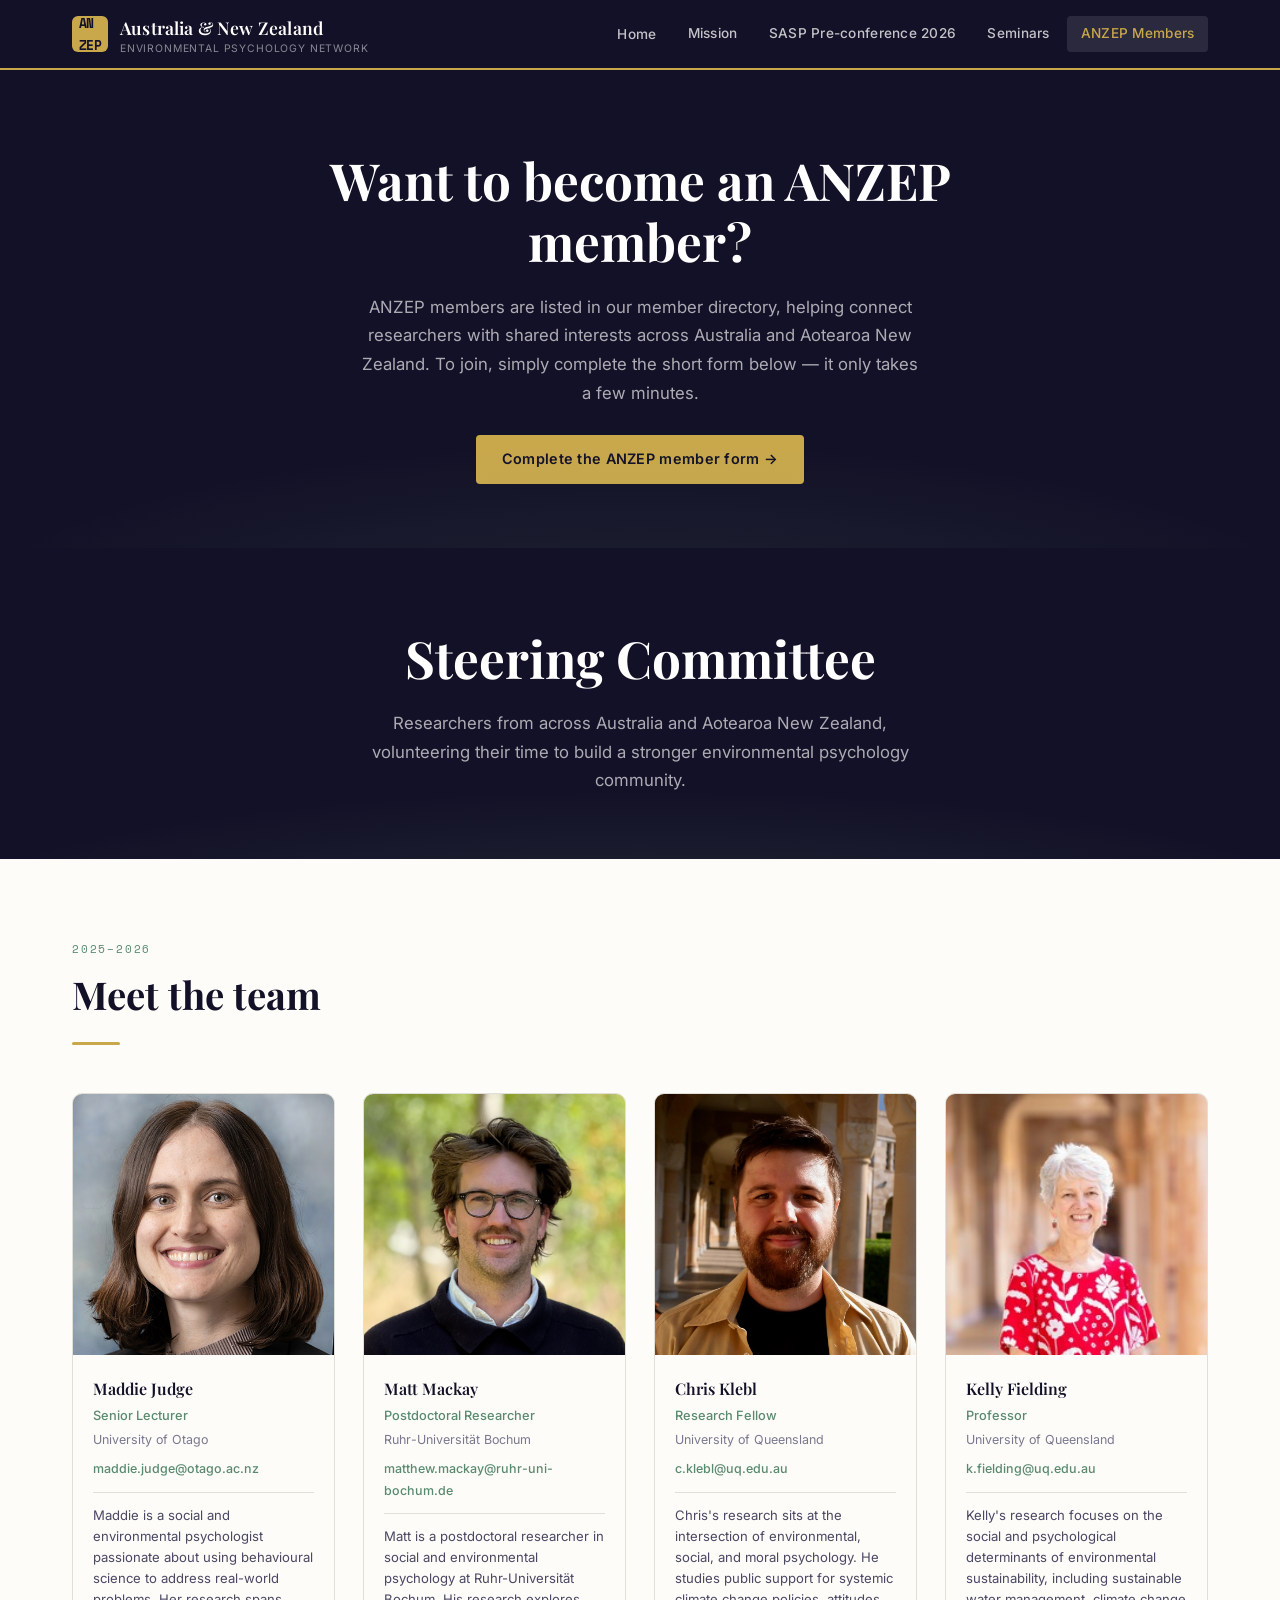
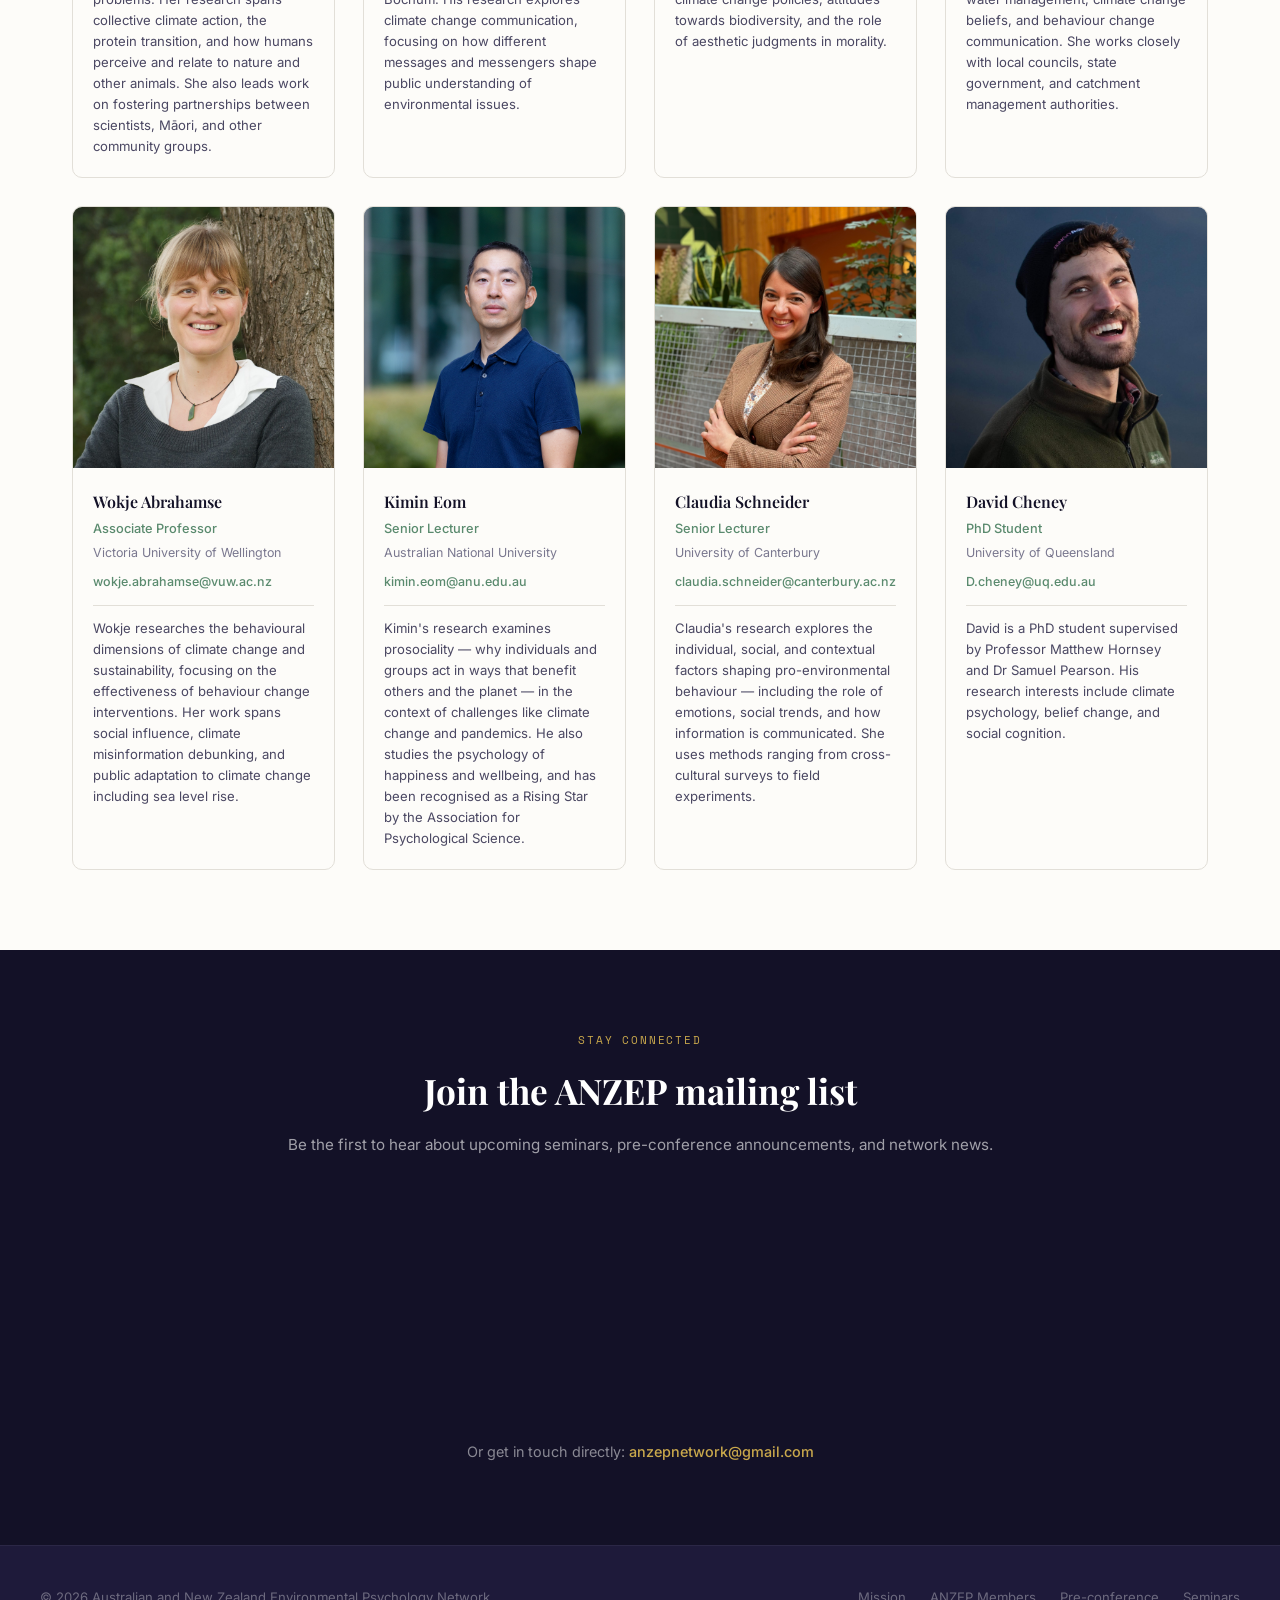
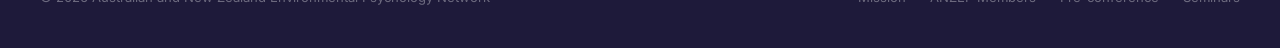
<file: team.html>
<!DOCTYPE html>
<html lang="en">
<head>
  <meta charset="UTF-8">
  <meta name="viewport" content="width=device-width, initial-scale=1.0">
  <title>Our Team — ANZEP</title>
  <link rel="stylesheet" href="style.css">
  <style>
    .team-email { font-size: 0.78rem; margin-top: 0.5rem; }
    .team-email a { color: var(--sage); font-weight: 500; }
    .team-email a:hover { text-decoration: underline; }
  </style>
</head>
<body>

  <nav class="nav">
    <div class="nav-inner">
      <a href="index.html" class="nav-logo">
        <div class="nav-logo-mark">AN<br>ZEP</div>
        <div>
<span class="nav-logo-text">Australia &amp; New Zealand</span>
          <span class="nav-logo-sub">Environmental Psychology Network</span>
        </div>
      </a>
      <ul class="nav-links">
    <li><a href="index.html">Home</a></li>
<a href="mission.html">Mission</a>
<a href="preconference.html">SASP Pre-conference 2026</a>
<a href="seminars.html">Seminars</a>
<a href="team.html">ANZEP Members</a>
      </ul>
      <button class="nav-hamburger" aria-label="Open menu">
        <span></span><span></span><span></span>
      </button>
    </div>
  </nav>

  <section class="page-hero">
    <h1>Want to become an ANZEP member?</h1>
    <p>ANZEP members are listed in our member directory, helping connect researchers with shared interests across Australia and Aotearoa New Zealand. To join, simply complete the short form below — it only takes a few minutes.</p>
    <a href="https://docs.google.com/forms/d/e/1FAIpQLSdsxQeEBb8B0W-5YHwUCzzqBR7HCW5q643ZKNYws2RzcWdWFg/viewform?usp=header" target="_blank" rel="noopener" class="btn-primary" style="margin-top: 1.75rem; text-decoration: none;">Complete the ANZEP member form →</a>
  </section>

  <section class="page-hero">
    <h1>Steering Committee</h1>
    <p>Researchers from across Australia and Aotearoa New Zealand, volunteering their time to build a stronger environmental psychology community.</p>
  </section>

  <div class="section">
    <div class="section-label">2025–2026</div>
    <h2 class="section-title">Meet the team</h2>
    <div class="divider"></div>

    <div class="team-grid">

      <div class="team-card">
        <div class="team-photo"><img src="Maddie-Judge.png" alt="Maddie Judge"></div>
        <div class="team-info">
          <h3>Maddie Judge</h3>
          <div class="team-role">Senior Lecturer</div>
          <div class="team-institution">University of Otago</div>
          <div class="team-email"><a href="mailto:maddie.judge@otago.ac.nz">maddie.judge@otago.ac.nz</a></div>
          <div class="team-bio">Maddie is a social and environmental psychologist passionate about using behavioural science to address real-world problems. Her research spans collective climate action, the protein transition, and how humans perceive and relate to nature and other animals. She also leads work on fostering partnerships between scientists, Māori, and other community groups.</div>
        </div>
      </div>
      
      <div class="team-card">
        <div class="team-photo"><img src="Matt-Mackay.jpg" alt="Matt Mackay"></div>
        <div class="team-info">
          <h3>Matt Mackay</h3>
          <div class="team-role">Postdoctoral Researcher</div>
          <div class="team-institution">Ruhr-Universität Bochum</div>
<div class="team-email"><a href="mailto:matthew.mackay@ruhr-uni-bochum.de">matthew.mackay@ruhr-uni-bochum.de</a></div>
                <div class="team-bio">Matt is a postdoctoral researcher in social and environmental psychology at Ruhr-Universität Bochum. His research explores climate change communication, focusing on how different messages and messengers shape public understanding of environmental issues.</div>
        </div>
      </div>

      <div class="team-card">
        <div class="team-photo"><img src="Chris-Klebl.jpeg" alt="Chris Klebl"></div>
        <div class="team-info">
          <h3>Chris Klebl</h3>
          <div class="team-role">Research Fellow</div>
          <div class="team-institution">University of Queensland</div>
          <div class="team-email"><a href="mailto:c.klebl@uq.edu.au">c.klebl@uq.edu.au</a></div>
          <div class="team-bio">Chris's research sits at the intersection of environmental, social, and moral psychology. He studies public support for systemic climate change policies, attitudes towards biodiversity, and the role of aesthetic judgments in morality.</div>
        </div>
      </div>

      <div class="team-card">
        <div class="team-photo"><img src="Kelly-Fielding.jpg" alt="Kelly Fielding"></div>
        <div class="team-info">
          <h3>Kelly Fielding</h3>
          <div class="team-role">Professor</div>
          <div class="team-institution">University of Queensland</div>
          <div class="team-email"><a href="mailto:k.fielding@uq.edu.au">k.fielding@uq.edu.au</a></div>
          <div class="team-bio">Kelly's research focuses on the social and psychological determinants of environmental sustainability, including sustainable water management, climate change beliefs, and behaviour change communication. She works closely with local councils, state government, and catchment management authorities.</div>
        </div>
      </div>

      <div class="team-card">
        <div class="team-photo"><img src="Wokje-Abrahamse.jpeg" alt="Wokje Abrahamse"></div>
        <div class="team-info">
          <h3>Wokje Abrahamse</h3>
          <div class="team-role">Associate Professor</div>
          <div class="team-institution">Victoria University of Wellington</div>
          <div class="team-email"><a href="mailto:wokje.abrahamse@vuw.ac.nz">wokje.abrahamse@vuw.ac.nz</a></div>
          <div class="team-bio">Wokje researches the behavioural dimensions of climate change and sustainability, focusing on the effectiveness of behaviour change interventions. Her work spans social influence, climate misinformation debunking, and public adaptation to climate change including sea level rise.</div>
        </div>
      </div>

      <div class="team-card">
        <div class="team-photo"><img src="Kimin-Eom.png" alt="Kimin Eom"></div>
        <div class="team-info">
          <h3>Kimin Eom</h3>
          <div class="team-role">Senior Lecturer</div>
          <div class="team-institution">Australian National University</div>
          <div class="team-email"><a href="mailto:kimin.eom@anu.edu.au">kimin.eom@anu.edu.au</a></div>
          <div class="team-bio">Kimin's research examines prosociality — why individuals and groups act in ways that benefit others and the planet — in the context of challenges like climate change and pandemics. He also studies the psychology of happiness and wellbeing, and has been recognised as a Rising Star by the Association for Psychological Science.</div>
        </div>
      </div>

      <div class="team-card">
        <div class="team-photo"><img src="Claudia-Schneider.jpeg" alt="Claudia Schneider"></div>
        <div class="team-info">
          <h3>Claudia Schneider</h3>
          <div class="team-role">Senior Lecturer</div>
          <div class="team-institution">University of Canterbury</div>
          <div class="team-email"><a href="mailto:claudia.schneider@canterbury.ac.nz">claudia.schneider@canterbury.ac.nz</a></div>
          <div class="team-bio">Claudia's research explores the individual, social, and contextual factors shaping pro-environmental behaviour — including the role of emotions, social trends, and how information is communicated. She uses methods ranging from cross-cultural surveys to field experiments.</div>
        </div>
      </div>

      <div class="team-card">
        <div class="team-photo"><img src="David-Cheney.jpg" alt="David Cheney"></div>
        <div class="team-info">
          <h3>David Cheney</h3>
          <div class="team-role">PhD Student</div>
          <div class="team-institution">University of Queensland</div>
          <div class="team-email"><a href="mailto:D.cheney@uq.edu.au">D.cheney@uq.edu.au</a></div>
          <div class="team-bio">David is a PhD student supervised by Professor Matthew Hornsey and Dr Samuel Pearson. His research interests include climate psychology, belief change, and social cognition.</div>
        </div>
      </div>

    </div>
  </div>

  <section class="contact-strip">
    <div class="contact-strip-inner">
      <div class="section-label" style="color: var(--accent);">Stay connected</div>
      <h2>Join the ANZEP mailing list</h2>
      <p>Be the first to hear about upcoming seminars, pre-conference announcements, and network news.</p>
<iframe width="100%" height="250" src="https://ed523857.sibforms.com/v2/serve/[base64]" frameborder="0" scrolling="no" style="display: block; margin: 0 auto; max-width: 500px;"></iframe>
      <div class="contact-email">
        Or get in touch directly: <a href="mailto:anzepnetwork@gmail.com">anzepnetwork@gmail.com</a>
      </div>
    </div>
  </section>

  <footer>
    <div class="footer-inner">
      <div class="footer-left">© 2026 Australian and New Zealand Environmental Psychology Network</div>
      <div class="footer-right">
        <a href="mission.html">Mission</a>
<a href="team.html">ANZEP Members</a>
        <a href="preconference.html">Pre-conference</a>
        <a href="seminars.html">Seminars</a>
      </div>
    </div>
  </footer>

  <script src="main.js"></script>
</body>
</html>
</file>
<file: style.css>
/* =============================================
   ANZEP — Australian & New Zealand Environmental Psychology Network
   Design system: deep navy anchor, warm sage accent, clean scholarly feel
   ============================================= */
 
@import url('https://fonts.googleapis.com/css2?family=Playfair+Display:ital,wght@0,400;0,600;0,700;1,400&family=Inter:wght@300;400;500;600&family=Space+Mono:wght@400;700&display=swap');
 
/* ── Tokens ── */
:root {
  --navy:       #131127;
  --navy-mid:   #1e1a3a;
  --navy-soft:  #2d2850;
  --sage:       #5a8a6e;
  --sage-light: #7aab8a;
  --sage-pale:  #e8f2ec;
  --sand:       #f5f2eb;
  --warm-white: #fdfcf9;
  --text-dark:  #1a1830;
  --text-mid:   #4a4762;
  --text-light: #7a788f;
  --border:     #e2dfd8;
  --accent:     #c9a84c;   /* warm gold — signature element */
 
  --font-display: 'Playfair Display', Georgia, serif;
  --font-body:    'Inter', system-ui, sans-serif;
  --font-mono:    'Space Mono', monospace;
 
  --radius-sm: 4px;
  --radius-md: 10px;
  --radius-lg: 20px;
 
  --shadow-soft: 0 2px 16px rgba(19,17,39,0.08);
  --shadow-mid:  0 4px 32px rgba(19,17,39,0.14);
}
 
/* ── Reset ── */
*, *::before, *::after { box-sizing: border-box; margin: 0; padding: 0; }
html { scroll-behavior: smooth; }
body {
  font-family: var(--font-body);
  background: var(--warm-white);
  color: var(--text-dark);
  line-height: 1.7;
  font-size: 16px;
}
img { display: block; max-width: 100%; }
a { color: inherit; text-decoration: none; }
 
/* ── Navigation ── */
.nav {
  position: sticky;
  top: 0;
  z-index: 100;
  background: var(--navy);
  border-bottom: 2px solid var(--accent);
}
.nav-inner {
  max-width: 1200px;
  margin: 0 auto;
  padding: 0 2rem;
  display: flex;
  align-items: center;
  justify-content: space-between;
  height: 68px;
}
.nav-logo {
  display: flex;
  align-items: center;
  gap: 0.75rem;
}
.nav-logo-mark {
  width: 36px;
  height: 36px;
  background: var(--accent);
  border-radius: 6px;
  display: flex;
  align-items: center;
  justify-content: center;
  font-family: var(--font-mono);
  font-size: 13px;
  font-weight: 700;
  color: var(--navy);
  letter-spacing: -0.5px;
  flex-shrink: 0;
}
.nav-logo-text {
  font-family: var(--font-display);
  font-size: 1.1rem;
  font-weight: 600;
  color: #fff;
  letter-spacing: 0.01em;
}
.nav-logo-sub {
  font-family: var(--font-body);
  font-size: 0.65rem;
  color: rgba(255,255,255,0.5);
  letter-spacing: 0.08em;
  text-transform: uppercase;
  display: block;
  line-height: 1.2;
}
.nav-links {
  display: flex;
  align-items: center;
  gap: 0.25rem;
  list-style: none;
}
.nav-links a {
  font-size: 0.85rem;
  font-weight: 500;
  color: rgba(255,255,255,0.75);
  padding: 0.4rem 0.85rem;
  border-radius: var(--radius-sm);
  letter-spacing: 0.02em;
  transition: color 0.2s, background 0.2s;
}
.nav-links a:hover,
.nav-links a.active {
  color: #fff;
  background: rgba(255,255,255,0.1);
}
.nav-links a.active {
  color: var(--accent);
}
.nav-hamburger {
  display: none;
  flex-direction: column;
  gap: 5px;
  cursor: pointer;
  padding: 4px;
  background: none;
  border: none;
}
.nav-hamburger span {
  display: block;
  width: 24px;
  height: 2px;
  background: #fff;
  border-radius: 2px;
  transition: 0.3s;
}
 
/* ── Page Hero ── */
.page-hero {
  background: var(--navy);
  padding: 5rem 2rem 4rem;
  text-align: center;
  position: relative;
  overflow: hidden;
}
.page-hero::before {
  content: '';
  position: absolute;
  inset: 0;
  background: radial-gradient(ellipse 80% 60% at 50% 120%, rgba(90,138,110,0.18) 0%, transparent 70%);
  pointer-events: none;
}
.page-hero-eyebrow {
  font-family: var(--font-mono);
  font-size: 0.72rem;
  letter-spacing: 0.18em;
  text-transform: uppercase;
  color: var(--accent);
  margin-bottom: 1rem;
}
.page-hero h1 {
  font-family: var(--font-display);
  font-size: clamp(2rem, 5vw, 3.2rem);
  font-weight: 700;
  color: #fff;
  line-height: 1.2;
  max-width: 700px;
  margin: 0 auto 1.25rem;
}
.page-hero p {
  font-size: 1.05rem;
  color: rgba(255,255,255,0.65);
  max-width: 560px;
  margin: 0 auto;
}
.page-hero-photo {
  background-image: url('mission-hero.jpg');
  background-size: cover;
  background-position: center;
}
.page-hero-photo::after {
  content: '';
  position: absolute;
  inset: 0;
  background: rgba(0,0,0,0.55);
  z-index: 1;
}
.page-hero-photo .page-hero-eyebrow,
.page-hero-photo h1,
.page-hero-photo p {
  position: relative;
  z-index: 2;
}
.page-hero-photo-preconf {
  min-height: 30vw;
  display: flex;
  flex-direction: column;
  justify-content: center;
  align-items: center;
}
.page-hero-photo-preconf::after {
  content: '';
  position: absolute;
  inset: 0;
  background: rgba(0,0,0,0.55);
  z-index: 1;
}
.page-hero-photo-preconf .page-hero-eyebrow,
.page-hero-photo-preconf h1,
.page-hero-photo-preconf p {
  position: relative;
  z-index: 2;
}
.mission-hero-photo-full {
  position: absolute;
  top: -80px;
  right: 0;
  bottom: -80px;
  left: 0;
  background-image: url('mission-hero.jpg');
  background-size: cover;
  background-position: center;
  z-index: 0;
  pointer-events: none;
}
.preconf-hero-photo {
  position: absolute;
  top: -80px;
  right: 0;
  bottom: -80px;
  left: 0;
  background-image: url('preconference-hero.jpg');
  background-size: cover;
  background-repeat: no-repeat;
  background-position: center;
  z-index: 0;
  pointer-events: none;
  will-change: transform;
}
/* ── Section container ── */
.section {
  max-width: 1200px;
  margin: 0 auto;
  padding: 5rem 2rem;
}
.section-sm {
  max-width: 780px;
  margin: 0 auto;
  padding: 5rem 2rem;
}
.section-label {
  font-family: var(--font-mono);
  font-size: 0.7rem;
  letter-spacing: 0.16em;
  text-transform: uppercase;
  color: var(--sage);
  margin-bottom: 0.75rem;
}
.section-title {
  font-family: var(--font-display);
  font-size: clamp(1.6rem, 3vw, 2.4rem);
  font-weight: 700;
  color: var(--navy);
  line-height: 1.25;
  margin-bottom: 1.25rem;
}
.section-lead {
  font-size: 1.05rem;
  color: var(--text-mid);
  line-height: 1.8;
  max-width: 640px;
}
 
/* ── Divider ── */
.divider {
  width: 48px;
  height: 3px;
  background: var(--accent);
  border-radius: 2px;
  margin: 1.5rem 0;
}
 
/* ── HOME HERO ── */
.home-hero {
  background: var(--navy);
  min-height: 92vh;
  display: flex;
  align-items: center;
  position: relative;
  overflow: hidden;
  padding: 4rem 2rem;
}
.home-hero::after {
  content: '';
  position: absolute;
  bottom: 0; left: 0; right: 0;
  height: 1px;
  background: linear-gradient(90deg, transparent, var(--accent), transparent);
  z-index: 2;
}
.hero-photo {
  position: absolute;
  top: -80px;
  right: 0;
  bottom: -80px;
  left: 0;
  background-image: url('hero-beach.jpg');
  background-size: cover;
  background-position: center 42%;
  z-index: 0;
  pointer-events: none;
  will-change: transform;
}
.hero-overlay {
  position: absolute;
  top: 0;
  right: 0;
  bottom: 0;
  left: 0;
  background: rgba(0, 0, 0, 0.5);
  z-index: 1;
  pointer-events: none;
}
.home-hero-inner {
  max-width: 1200px;
  margin: 0 auto;
  width: 100%;
  position: relative;
  z-index: 2;
  text-align: center;
}
.hero-content {
  max-width: 720px;
  margin: 0 auto;
}
.hero-label {
  font-family: var(--font-mono);
  font-size: 0.72rem;
  letter-spacing: 0.2em;
  text-transform: uppercase;
  color: var(--accent);
  margin-bottom: 1.25rem;
}
.hero-title {
  font-family: var(--font-display);
  font-size: clamp(2.4rem, 5vw, 4rem);
  font-weight: 700;
  color: #fff;
  line-height: 1.15;
  margin-bottom: 1.5rem;
}
.hero-title em {
  font-style: italic;
  color: var(--sage-light);
}
.hero-body {
  font-size: 1.05rem;
  color: rgba(255,255,255,0.65);
  line-height: 1.8;
  margin: 0 auto 2.5rem auto;
  max-width: 560px;
}
.hero-actions {
  display: flex;
  gap: 1rem;
  flex-wrap: wrap;
  justify-content: center;
}
.btn-primary {
  display: inline-flex;
  align-items: center;
  gap: 0.5rem;
  background: var(--accent);
  color: var(--navy);
  font-weight: 600;
  font-size: 0.9rem;
  padding: 0.75rem 1.6rem;
  border-radius: var(--radius-sm);
  letter-spacing: 0.02em;
  transition: background 0.2s, transform 0.15s;
  border: none;
  cursor: pointer;
}
.btn-primary:hover { background: #dbb95a; transform: translateY(-1px); }
.btn-outline {
  display: inline-flex;
  align-items: center;
  gap: 0.5rem;
  background: transparent;
  color: rgba(255,255,255,0.8);
  font-weight: 500;
  font-size: 0.9rem;
  padding: 0.75rem 1.6rem;
  border-radius: var(--radius-sm);
  border: 1px solid rgba(255,255,255,0.25);
  letter-spacing: 0.02em;
  transition: border-color 0.2s, color 0.2s, transform 0.15s;
  cursor: pointer;
}
.btn-outline:hover { border-color: rgba(255,255,255,0.6); color: #fff; transform: translateY(-1px); }
 
/* Hero right panel — stat cards */
.hero-stats {
  display: grid;
  grid-template-columns: 1fr 1fr;
  gap: 1rem;
}
.hero-stat-card {
  background: rgba(255,255,255,0.05);
  border: 1px solid rgba(255,255,255,0.1);
  border-radius: var(--radius-md);
  padding: 1.5rem;
  backdrop-filter: blur(8px);
}
.hero-stat-card.featured {
  grid-column: span 2;
  background: rgba(90,138,110,0.15);
  border-color: rgba(90,138,110,0.3);
}
.stat-value {
  font-family: var(--font-display);
  font-size: 2.2rem;
  font-weight: 700;
  color: #fff;
  line-height: 1;
  margin-bottom: 0.25rem;
}
.stat-label {
  font-size: 0.8rem;
  color: rgba(255,255,255,0.5);
  letter-spacing: 0.04em;
}
.stat-detail {
  font-size: 0.85rem;
  color: rgba(255,255,255,0.7);
  margin-top: 0.5rem;
}
 
/* ── Home highlight teasers (Seminar Series / Pre-conference) ── */
.home-highlight {
  background: var(--warm-white);
  border-top: 1px solid var(--border);
}
.home-highlight.alt {
  background: var(--sage-pale);
}
.home-highlight-inner {
  max-width: 1200px;
  margin: 0 auto;
  padding: 5rem 2rem;
  display: grid;
  grid-template-columns: 1.1fr 0.9fr;
  gap: 4rem;
  align-items: center;
}
.home-highlight.reverse .home-highlight-inner {
  grid-template-columns: 0.9fr 1.1fr;
}
.home-highlight.reverse .highlight-text { order: 2; }
.home-highlight.reverse .highlight-card { order: 1; }
.highlight-text .section-lead { margin-bottom: 0; }
.highlight-cta { margin-top: 1.75rem; }
.highlight-card {
  background: var(--warm-white);
  border-left: 3px solid var(--accent);
  border-radius: var(--radius-md);
  padding: 2.25rem 2.5rem;
  box-shadow: var(--shadow-soft);
}
.highlight-card-label {
  font-family: var(--font-mono);
  font-size: 0.7rem;
  letter-spacing: 0.14em;
  text-transform: uppercase;
  color: var(--sage);
  margin-bottom: 0.75rem;
}
.highlight-card-title {
  font-family: var(--font-display);
  font-size: 1.2rem;
  font-weight: 600;
  color: var(--navy);
  line-height: 1.4;
  margin-bottom: 1.1rem;
}
.highlight-card-detail {
  font-size: 0.9rem;
  color: var(--text-mid);
  margin-top: 0.55rem;
}
 
/* ── Home feature strips ── */
.home-features {
  background: var(--sand);
  padding: 5rem 2rem;
}
.home-features-inner {
  max-width: 1200px;
  margin: 0 auto;
}
.features-grid {
  display: grid;
  grid-template-columns: repeat(4, 1fr);
  gap: 1.5rem;
  margin-top: 3rem;
}
.feature-card {
  background: var(--warm-white);
  border-radius: var(--radius-md);
  padding: 2rem 1.5rem;
  border: 1px solid var(--border);
  transition: box-shadow 0.2s, transform 0.2s;
}
.feature-card:hover {
  box-shadow: var(--shadow-mid);
  transform: translateY(-3px);
}
.feature-icon {
  width: 44px;
  height: 44px;
  background: var(--sage-pale);
  border-radius: var(--radius-sm);
  display: flex;
  align-items: center;
  justify-content: center;
  font-size: 1.3rem;
  margin-bottom: 1.25rem;
}
.feature-card h3 {
  font-family: var(--font-display);
  font-size: 1.05rem;
  font-weight: 600;
  color: var(--navy);
  margin-bottom: 0.5rem;
}
.feature-card p {
  font-size: 0.88rem;
  color: var(--text-mid);
  line-height: 1.65;
}
.feature-card a {
  display: inline-block;
  margin-top: 1rem;
  font-size: 0.83rem;
  font-weight: 600;
  color: var(--sage);
  letter-spacing: 0.02em;
}
.feature-card a:hover { color: var(--navy); }
 
/* ── Mission page ── */
.mission-body {
  background: var(--warm-white);
}
.mission-statement-block {
  background: var(--navy);
  border-radius: var(--radius-lg);
  padding: 3.5rem;
  margin: 3rem 0;
  position: relative;
  overflow: hidden;
}
.mission-statement-block::before {
  content: '"';
  position: absolute;
  top: -1rem;
  left: 2rem;
  font-family: var(--font-display);
  font-size: 12rem;
  color: rgba(255,255,255,0.04);
  line-height: 1;
  pointer-events: none;
}
.mission-statement-block p {
  font-family: var(--font-display);
  font-size: clamp(1.2rem, 2.5vw, 1.7rem);
  font-style: italic;
  color: #fff;
  line-height: 1.6;
  position: relative;
  z-index: 1;
}
.mission-pillars {
  display: grid;
  grid-template-columns: repeat(3, 1fr);
  gap: 1.5rem;
  margin-top: 2rem;
}
.pillar-card {
  background: var(--sage-pale);
  border-radius: var(--radius-md);
  padding: 2rem;
  border-left: 3px solid var(--sage);
}
.pillar-card h3 {
  font-family: var(--font-display);
  font-size: 1.1rem;
  font-weight: 600;
  color: var(--navy);
  margin-bottom: 0.75rem;
}
.pillar-card p {
  font-size: 0.9rem;
  color: var(--text-mid);
  line-height: 1.7;
}
.pillar-icon {
  font-size: 1.6rem;
  margin-bottom: 0.75rem;
}
 
/* ── Team page ── */
.team-grid {
  display: grid;
  grid-template-columns: repeat(4, 1fr);
  gap: 1.75rem;
  margin-top: 3rem;
}
.team-card {
  background: var(--warm-white);
  border: 1px solid var(--border);
  border-radius: var(--radius-md);
  overflow: hidden;
  transition: box-shadow 0.2s, transform 0.2s;
}
.team-card:hover {
  box-shadow: var(--shadow-mid);
  transform: translateY(-4px);
}
.team-photo {
  width: 100%;
  aspect-ratio: 1;
  background: linear-gradient(135deg, var(--navy-soft), var(--navy-mid));
  display: flex;
  align-items: center;
  justify-content: center;
  overflow: hidden;
}
.team-photo img {
  width: 100%;
  height: 100%;
  object-fit: cover;
}
.team-photo-placeholder {
  font-family: var(--font-display);
  font-size: 2.2rem;
  font-weight: 700;
  color: rgba(255,255,255,0.25);
  letter-spacing: -0.02em;
}
.team-info {
  padding: 1.25rem;
}
.team-info h3 {
  font-family: var(--font-display);
  font-size: 1rem;
  font-weight: 600;
  color: var(--navy);
  margin-bottom: 0.2rem;
}
.team-role {
  font-size: 0.8rem;
  color: var(--sage);
  font-weight: 500;
  margin-bottom: 0.15rem;
}
.team-institution {
  font-size: 0.78rem;
  color: var(--text-light);
}
.team-bio {
  font-size: 0.82rem;
  color: var(--text-mid);
  line-height: 1.6;
  margin-top: 0.75rem;
  padding-top: 0.75rem;
  border-top: 1px solid var(--border);
}
 
/* ── Pre-conference page ── */
.preconf-upcoming {
  background: var(--navy);
  border-radius: var(--radius-lg);
  padding: 3.5rem;
  margin-bottom: 1.5rem;
  position: relative;
  overflow: hidden;
}
.preconf-upcoming::after {
  content: '2026';
  position: absolute;
  right: 2rem;
  bottom: -1.5rem;
  font-family: var(--font-display);
  font-size: 10rem;
  font-weight: 700;
  color: rgba(255,255,255,0.04);
  line-height: 1;
  pointer-events: none;
}
.badge {
  display: inline-block;
  background: var(--accent);
  color: var(--navy);
  font-family: var(--font-mono);
  font-size: 0.68rem;
  font-weight: 700;
  letter-spacing: 0.12em;
  text-transform: uppercase;
  padding: 0.3rem 0.8rem;
  border-radius: var(--radius-sm);
  margin-bottom: 1.25rem;
}
.badge-tbc {
  background: rgba(255,255,255,0.15);
  color: rgba(255,255,255,0.7);
}
.preconf-upcoming h2 {
  font-family: var(--font-display);
  font-size: clamp(1.5rem, 3vw, 2.2rem);
  color: #fff;
  margin-bottom: 0.5rem;
}
.preconf-upcoming .subtitle {
  font-size: 1rem;
  color: rgba(255,255,255,0.6);
  margin-bottom: 2rem;
}
.preconf-meta {
  display: flex;
  flex-wrap: wrap;
  gap: 1rem;
  margin-bottom: 2rem;
}
.meta-item {
  display: flex;
  align-items: center;
  gap: 0.5rem;
  background: rgba(255,255,255,0.08);
  border-radius: var(--radius-sm);
  padding: 0.5rem 1rem;
  font-size: 0.85rem;
  color: rgba(255,255,255,0.8);
}
.meta-item .meta-icon { font-size: 1rem; }
.preconf-format {
  display: grid;
  grid-template-columns: repeat(2, 1fr);
  gap: 1rem;
  margin-top: 0.5rem;
}
.format-item {
  background: rgba(255,255,255,0.07);
  border: 1px solid rgba(255,255,255,0.12);
  border-radius: var(--radius-md);
  padding: 1.25rem;
  text-align: center;
}
.format-item .f-icon { font-size: 1.5rem; margin-bottom: 0.5rem; }
.format-item .f-label {
  font-size: 0.8rem;
  font-weight: 600;
  color: #fff;
  margin-bottom: 0.2rem;
}
.format-item .f-detail {
  font-size: 0.75rem;
  color: rgba(255,255,255,0.5);
}
 
/* Past conference cards */
.past-conf-card {
  background: var(--warm-white);
  border: 1px solid var(--border);
  border-radius: var(--radius-md);
  overflow: hidden;
  margin-bottom: 2.5rem;
}
.past-conf-header {
  background: var(--sand);
  padding: 1.75rem 2rem;
  display: flex;
  justify-content: space-between;
  align-items: flex-start;
  gap: 1rem;
  flex-wrap: wrap;
}
.past-conf-header h3 {
  font-family: var(--font-display);
  font-size: 1.3rem;
  font-weight: 700;
  color: var(--navy);
}
.past-conf-header .conf-date {
  font-family: var(--font-mono);
  font-size: 0.75rem;
  color: var(--text-light);
  letter-spacing: 0.08em;
}
.past-conf-body {
  padding: 2rem;
}
.past-conf-body p {
  font-size: 0.95rem;
  color: var(--text-mid);
  line-height: 1.75;
  margin-bottom: 1.5rem;
}
 
/* Schedule table */
.schedule-table {
  width: 100%;
  border-collapse: collapse;
  margin-top: 0.5rem;
}
.schedule-table th {
  background: var(--navy);
  color: rgba(255,255,255,0.7);
  font-family: var(--font-mono);
  font-size: 0.7rem;
  letter-spacing: 0.1em;
  text-transform: uppercase;
  padding: 0.75rem 1rem;
  text-align: left;
}
.schedule-table td {
  padding: 0.75rem 1rem;
  font-size: 0.88rem;
  border-bottom: 1px solid var(--border);
  vertical-align: top;
}
.schedule-table tr:last-child td { border-bottom: none; }
.schedule-table tr:nth-child(even) td { background: var(--sand); }
.schedule-time {
  font-family: var(--font-mono);
  font-size: 0.8rem;
  color: var(--text-light);
  white-space: nowrap;
  width: 90px;
}
.schedule-event { font-weight: 500; color: var(--navy); }
.schedule-detail { font-size: 0.82rem; color: var(--text-mid); }
.schedule-speaker { font-size: 0.8rem; color: var(--sage); font-style: italic; }
 
/* Keynote cards */
.keynote-grid {
  display: grid;
  grid-template-columns: 1fr 1fr;
  gap: 1.5rem;
  margin-top: 1.5rem;
}
.keynote-card {
  background: var(--sand);
  border-radius: var(--radius-md);
  padding: 1.75rem;
  border-top: 3px solid var(--accent);
}
.keynote-card h4 {
  font-family: var(--font-display);
  font-size: 1.05rem;
  font-weight: 700;
  color: var(--navy);
  margin-bottom: 0.25rem;
}
.keynote-card .k-title {
  font-size: 0.85rem;
  font-style: italic;
  color: var(--sage);
  margin-bottom: 0.75rem;
}
.keynote-card p {
  font-size: 0.85rem;
  color: var(--text-mid);
  line-height: 1.65;
}
.keynote-card .k-bio {
  font-size: 0.8rem;
  color: var(--text-light);
  margin-top: 0.75rem;
  padding-top: 0.75rem;
  border-top: 1px solid var(--border);
  font-style: italic;
}
 
/* Lightning talks */
.lightning-section { margin-top: 2rem; }
.lightning-header {
  background: var(--navy-mid);
  color: rgba(255,255,255,0.7);
  font-family: var(--font-mono);
  font-size: 0.72rem;
  letter-spacing: 0.12em;
  text-transform: uppercase;
  padding: 0.6rem 1rem;
  border-radius: var(--radius-sm) var(--radius-sm) 0 0;
}
.lightning-talk {
  background: var(--warm-white);
  border: 1px solid var(--border);
  border-top: none;
  padding: 1.25rem 1.5rem;
}
.lightning-talk:last-child { border-radius: 0 0 var(--radius-sm) var(--radius-sm); }
.lightning-talk h5 {
  font-size: 0.88rem;
  font-weight: 600;
  color: var(--navy);
  margin-bottom: 0.2rem;
  line-height: 1.4;
}
.lightning-talk .lt-speaker {
  font-size: 0.78rem;
  color: var(--sage);
  font-style: italic;
  margin-bottom: 0.5rem;
}
.lt-abstract {
  font-size: 0.82rem;
  color: var(--text-mid);
  line-height: 1.65;
  display: none;
}
.lt-toggle {
  background: none;
  border: none;
  font-size: 0.78rem;
  color: var(--sage);
  cursor: pointer;
  padding: 0;
  font-weight: 500;
  margin-top: 0.25rem;
}
.lt-toggle:hover { color: var(--navy); }
 
/* ── Seminar page ── */
.seminar-placeholder {
  background: var(--sand);
  border: 2px dashed var(--border);
  border-radius: var(--radius-md);
  padding: 4rem 2rem;
  text-align: center;
}
.seminar-placeholder h3 {
  font-family: var(--font-display);
  font-size: 1.4rem;
  color: var(--navy);
  margin-bottom: 0.75rem;
}
.seminar-placeholder p {
  font-size: 0.95rem;
  color: var(--text-mid);
  max-width: 420px;
  margin: 0 auto;
}
.seminar-features {
  display: grid;
  grid-template-columns: repeat(3, 1fr);
  gap: 1.5rem;
  margin-top: 3rem;
}
.seminar-feature {
  text-align: center;
  padding: 2rem 1rem;
  background: var(--warm-white);
  border-radius: var(--radius-md);
  border: 1px solid var(--border);
}
.seminar-feature .sf-icon { font-size: 2rem; margin-bottom: 0.75rem; }
.seminar-feature h4 {
  font-family: var(--font-display);
  font-size: 1rem;
  font-weight: 600;
  color: var(--navy);
  margin-bottom: 0.5rem;
}
.seminar-feature p {
  font-size: 0.85rem;
  color: var(--text-mid);
}
 
/* ── Mailing list / contact section ── */
.contact-strip {
  background: var(--navy);
  padding: 5rem 2rem;
}
.contact-strip-inner {
  max-width: 800px;
  margin: 0 auto;
  text-align: center;
}
.contact-strip h2 {
  font-family: var(--font-display);
  font-size: clamp(1.5rem, 3vw, 2.2rem);
  color: #fff;
  margin-bottom: 0.75rem;
}
.contact-strip p {
  font-size: 0.95rem;
  color: rgba(255,255,255,0.6);
  margin-bottom: 2rem;
}
.signup-form {
  display: flex;
  gap: 0.75rem;
  max-width: 480px;
  margin: 0 auto 2.5rem;
  flex-wrap: wrap;
}
.signup-form input {
  flex: 1;
  min-width: 220px;
  padding: 0.75rem 1rem;
  border-radius: var(--radius-sm);
  border: 1px solid rgba(255,255,255,0.2);
  background: rgba(255,255,255,0.08);
  color: #fff;
  font-size: 0.9rem;
  font-family: var(--font-body);
  outline: none;
  transition: border-color 0.2s;
}
.signup-form input::placeholder { color: rgba(255,255,255,0.35); }
.signup-form input:focus { border-color: var(--accent); }
.contact-email {
  font-size: 0.9rem;
  color: rgba(255,255,255,0.5);
}
.contact-email a {
  color: var(--accent);
  font-weight: 500;
}
.contact-email a:hover { text-decoration: underline; }
.signup-success {
  display: none;
  background: rgba(90,138,110,0.2);
  border: 1px solid rgba(90,138,110,0.4);
  border-radius: var(--radius-sm);
  padding: 0.75rem 1.25rem;
  font-size: 0.9rem;
  color: var(--sage-light);
  margin: 0 auto 1rem;
  max-width: 480px;
}
 
/* ── Footer ── */
footer {
  background: var(--navy-mid);
  border-top: 1px solid rgba(255,255,255,0.06);
  padding: 2.5rem 2rem;
}
.footer-inner {
  max-width: 1200px;
  margin: 0 auto;
  display: flex;
  justify-content: space-between;
  align-items: center;
  flex-wrap: wrap;
  gap: 1rem;
}
.footer-left {
  font-size: 0.82rem;
  color: rgba(255,255,255,0.35);
}
.footer-right {
  display: flex;
  gap: 1.5rem;
}
.footer-right a {
  font-size: 0.82rem;
  color: rgba(255,255,255,0.35);
  transition: color 0.2s;
}
.footer-right a:hover { color: rgba(255,255,255,0.7); }
 
/* ── Tabs ── */
.tabs {
  display: flex;
  gap: 0.5rem;
  border-bottom: 2px solid var(--border);
  margin-bottom: 2.5rem;
  flex-wrap: wrap;
}
.tab-btn {
  background: none;
  border: none;
  font-family: var(--font-body);
  font-size: 0.9rem;
  font-weight: 500;
  color: var(--text-light);
  padding: 0.6rem 1.25rem;
  cursor: pointer;
  border-bottom: 2px solid transparent;
  margin-bottom: -2px;
  transition: color 0.2s, border-color 0.2s;
}
.tab-btn.active {
  color: var(--navy);
  border-bottom-color: var(--accent);
}
.tab-btn:hover { color: var(--navy); }
.tab-panel { display: none; }
.tab-panel.active { display: block; }
 
/* ── Responsive ── */
@media (max-width: 1024px) {
  .team-grid { grid-template-columns: repeat(3, 1fr); }
  .features-grid { grid-template-columns: repeat(2, 1fr); }
}
@media (max-width: 768px) {
  .nav-links { display: none; flex-direction: column; position: absolute; top: 68px; left: 0; right: 0; background: var(--navy); padding: 1rem; border-bottom: 1px solid rgba(255,255,255,0.1); }
  .nav-links.open { display: flex; }
  .nav-hamburger { display: flex; }
  .hero-photo { background-image: url('hero-beach-mobile.jpg'); }
  .home-highlight-inner,
  .home-highlight.reverse .home-highlight-inner { grid-template-columns: 1fr; gap: 2rem; padding: 3.5rem 2rem; }
  .home-highlight.reverse .highlight-text,
  .home-highlight.reverse .highlight-card { order: initial; }
  .team-grid { grid-template-columns: repeat(2, 1fr); }
  .mission-pillars { grid-template-columns: 1fr; }
  .keynote-grid { grid-template-columns: 1fr; }
  .preconf-format { grid-template-columns: 1fr; }
  .seminar-features { grid-template-columns: 1fr; }
  .features-grid { grid-template-columns: 1fr; }
  .mission-statement-block { padding: 2rem; }
  .preconf-upcoming { padding: 2rem; }
  .past-conf-header { flex-direction: column; }
}
@media (max-width: 480px) {
  .team-grid { grid-template-columns: 1fr 1fr; }
  .hero-actions { flex-direction: column; }
  .signup-form { flex-direction: column; }
  .signup-form input { min-width: 100%; }
}
@media (prefers-reduced-motion: reduce) {
  * { transition: none !important; animation: none !important; }
}
</file>
